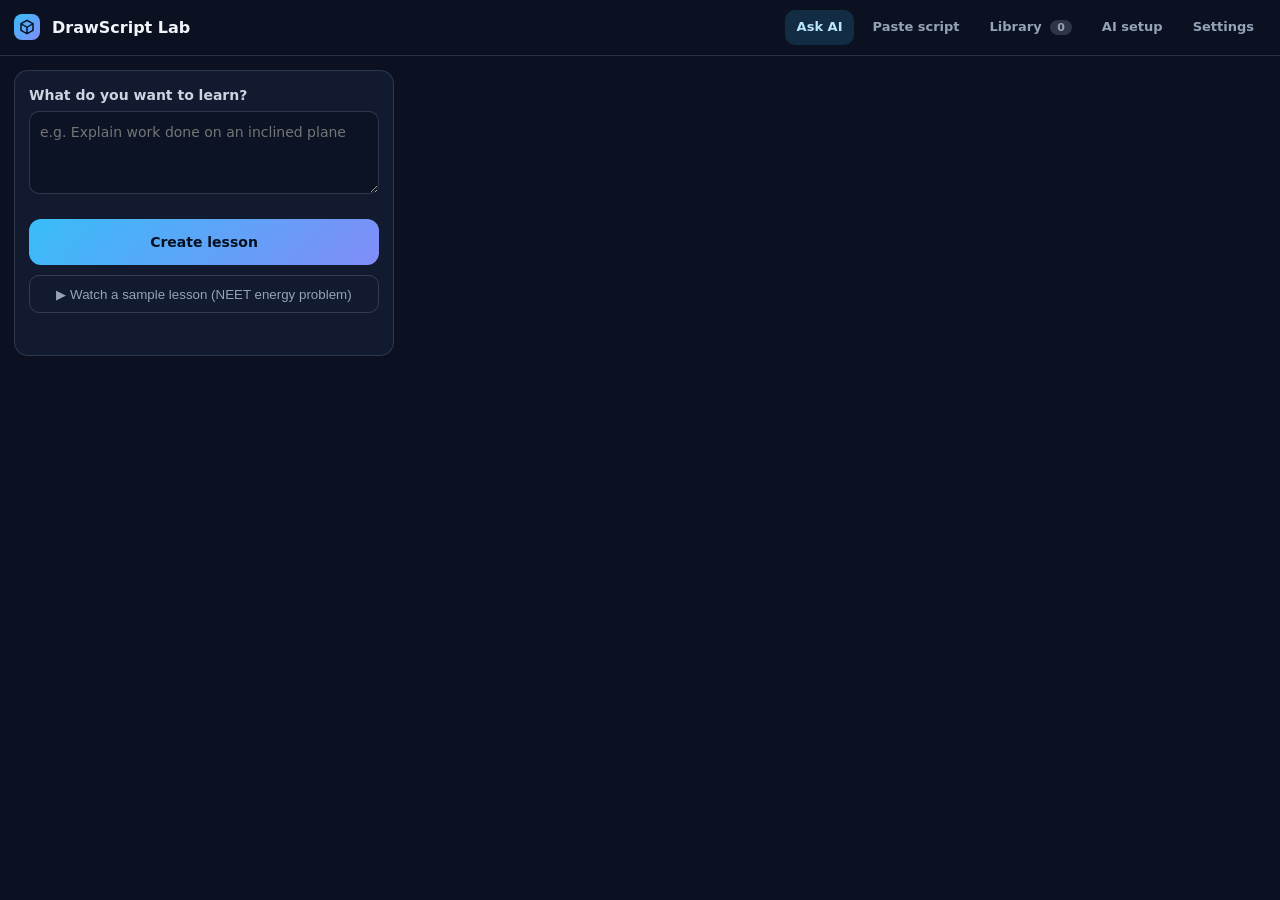
<file: extension/lab.html>
<!doctype html>
<html lang="en">
<head>
<meta charset="utf-8">
<meta name="viewport" content="width=device-width, initial-scale=1">
<title>DrawScript Lab</title>
<link rel="stylesheet" href="styles.css">
<link rel="stylesheet" href="lab.css">
</head>
<body>
<header class="lab-top">
  <span class="ds3d-logo"><svg viewBox="0 0 24 24" width="18" height="18" fill="currentColor"><path d="M12 2 3 7v10l9 5 9-5V7l-9-5zm0 2.2 6.4 3.5L12 11.2 5.6 7.7 12 4.2zM5 9.4l6 3.3v6.6l-6-3.3V9.4zm8 9.9v-6.6l6-3.3v6.6l-6 3.3z"/></svg></span>
  <h1>DrawScript Lab</h1>
  <nav>
    <button class="tab on" data-tab="ask">Ask AI</button>
    <button class="tab" data-tab="paste">Paste script</button>
    <button class="tab" data-tab="library">Library <b id="libCount">0</b></button>
    <button class="tab" data-tab="setup">AI setup</button>
    <a class="tab" href="popup.html?tab=1">Settings</a>
  </nav>
</header>
<main class="lab-main">
  <section class="lab-left">
    <div class="pane" data-pane="ask">
      <label for="q">What do you want to learn?</label>
      <textarea id="q" rows="3" placeholder="e.g. Explain work done on an inclined plane"></textarea>
      <div class="chips" id="samples"></div>
      <button id="go" class="go">Create lesson</button>
      <button id="sample" class="ghost">▶ Watch a sample lesson (NEET energy problem)</button>
      <p id="askMsg" class="hint" role="status"></p>
    </div>
    <div class="pane" data-pane="paste" hidden>
      <label for="paste">Paste a DrawScript (from ChatGPT, Claude or anywhere)</label>
      <textarea id="paste" rows="9" spellcheck="false" placeholder="Narration and \(commands\) …"></textarea>
      <button id="drawPaste" class="go">Draw it</button>
    </div>
    <div class="pane" data-pane="library" hidden>
      <div id="libList" class="lib"></div>
      <button id="libClear" class="ghost">Delete all saved lessons</button>
    </div>
    <div class="pane" data-pane="setup" hidden>
      <p class="hint">Create lessons without ChatGPT using your own free key. The key stays in this browser and is only sent to the provider you choose.</p>
      <label for="provider">Provider</label>
      <select id="provider"><option value="gemini">Google Gemini (free tier)</option><option value="openai">OpenAI</option></select>
      <label for="apiKey">API key</label>
      <input id="apiKey" type="password" autocomplete="off" spellcheck="false" placeholder="Paste key">
      <label for="model">Model (optional)</label>
      <input id="model" type="text" spellcheck="false" placeholder="gemini-2.0-flash / gpt-4o-mini">
      <p class="hint" id="keyHelp"></p>
    </div>
  </section>
  <section class="lab-right"><div id="playerHost"></div></section>
</main>
<script src="prompt.js"></script>
<script src="library.js"></script>
<script src="sample.js"></script>
<script src="engine.js"></script>
<script src="player.js"></script>
<script src="lab.js"></script>
</body>
</html>
</file>
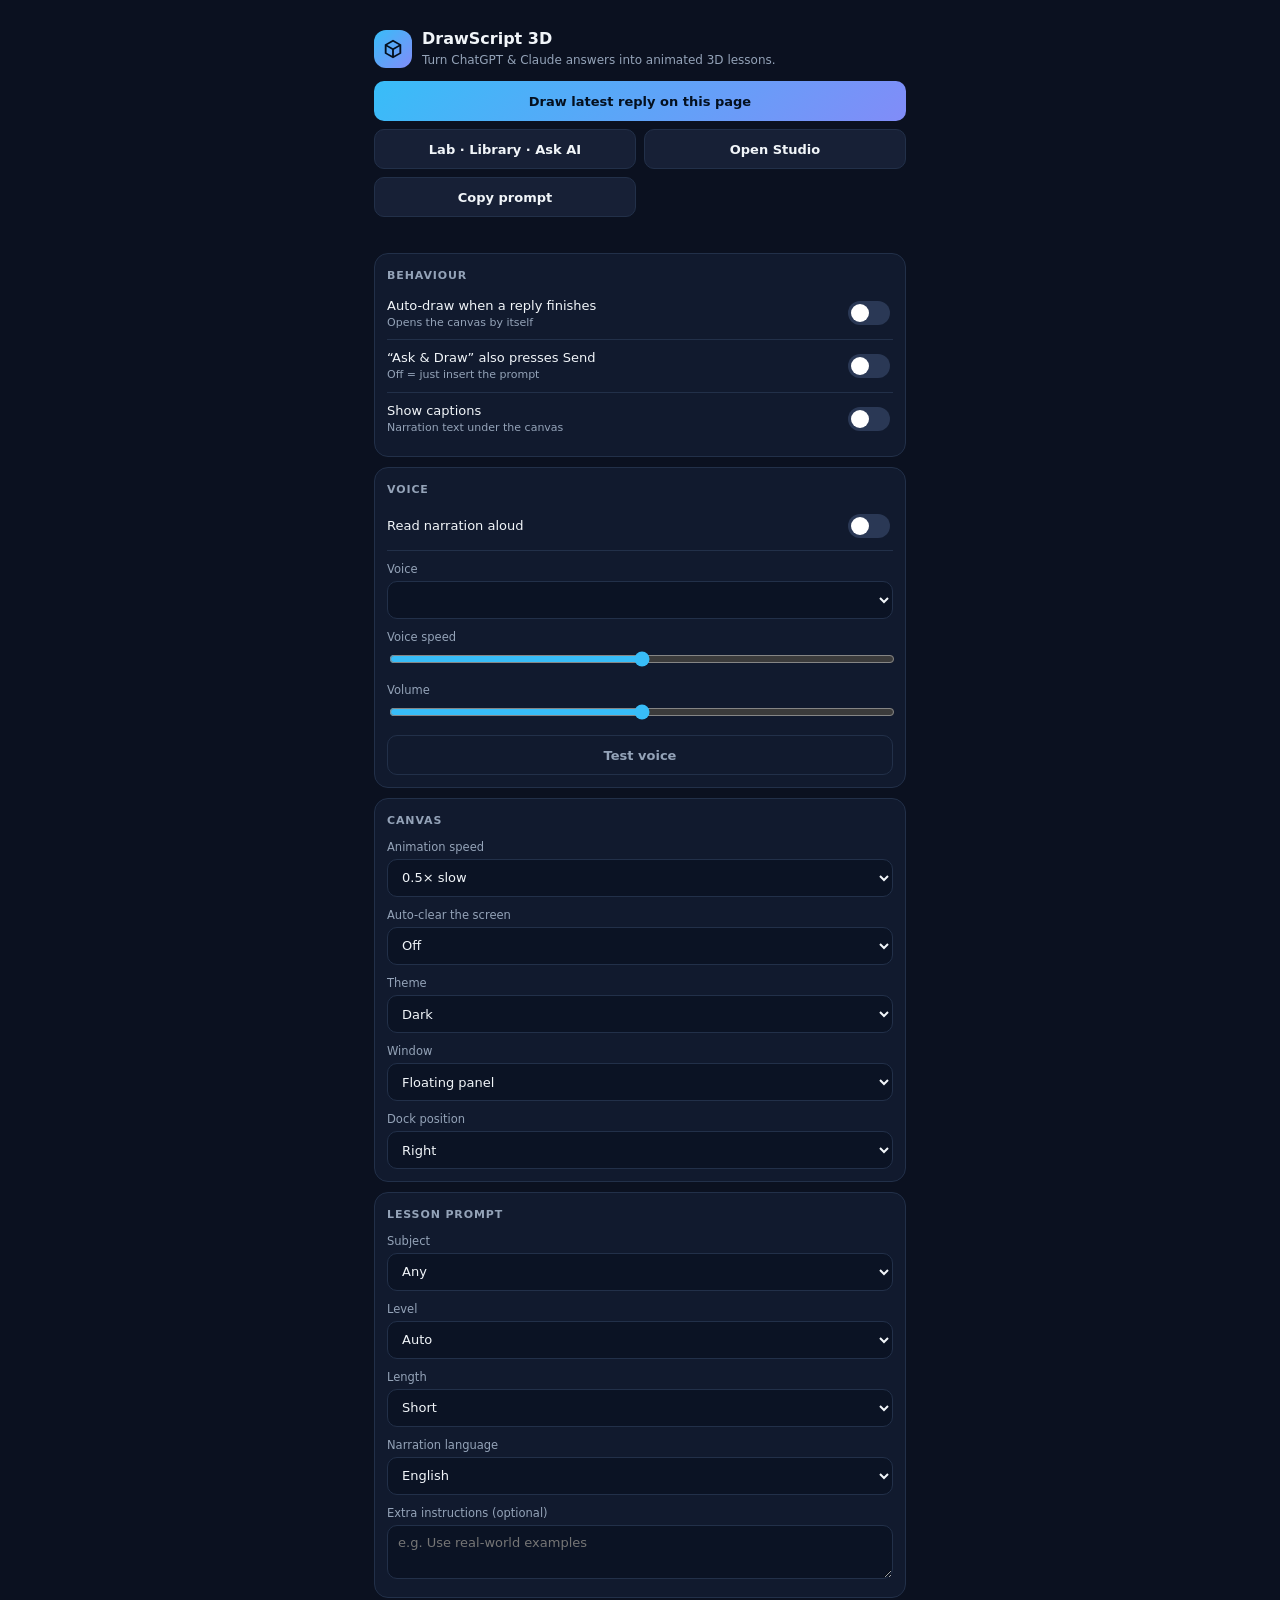
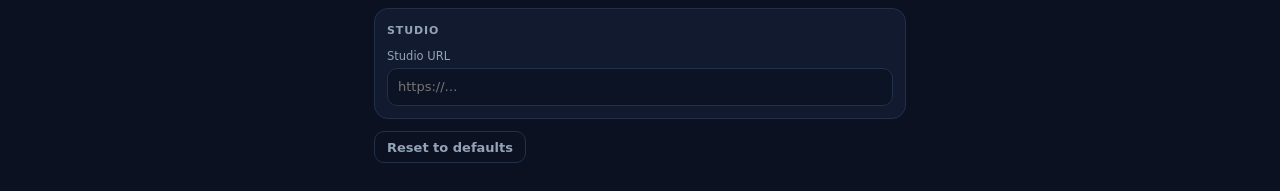
<file: extension/popup.html>
<!doctype html>
<html lang="en">
<head>
<meta charset="utf-8">
<meta name="viewport" content="width=device-width, initial-scale=1">
<title>DrawScript 3D</title>
<link rel="stylesheet" href="popup.css">
</head>
<body>
<main>
  <header>
    <span class="logo"><svg viewBox="0 0 24 24"><path d="M12 2 3 7v10l9 5 9-5V7l-9-5zm0 2.2 6.4 3.5L12 11.2 5.6 7.7 12 4.2zM5 9.4l6 3.3v6.6l-6-3.3V9.4zm8 9.9v-6.6l6-3.3v6.6l-6 3.3z"/></svg></span>
    <div><h1>DrawScript 3D</h1><p>Turn ChatGPT &amp; Claude answers into animated 3D lessons.</p></div>
  </header>

  <div class="quick">
    <button id="draw" class="pri">Draw latest reply on this page</button>
    <button id="lab">Lab · Library · Ask AI</button>
    <button id="studio">Open Studio</button>
    <button id="copyPrompt">Copy prompt</button>
  </div>
  <p id="msg" class="msg" role="status"></p>

  <section>
    <h2>Behaviour</h2>
    <label class="row"><span>Auto-draw when a reply finishes<small>Opens the canvas by itself</small></span><input type="checkbox" id="autoDraw"></label>
    <label class="row"><span>“Ask &amp; Draw” also presses Send<small>Off = just insert the prompt</small></span><input type="checkbox" id="autoSend"></label>
    <label class="row"><span>Show captions<small>Narration text under the canvas</small></span><input type="checkbox" id="captions"></label>
  </section>

  <section>
    <h2>Voice</h2>
    <label class="row"><span>Read narration aloud</span><input type="checkbox" id="ttsEnabled"></label>
    <label class="col"><span>Voice</span><select id="voiceName"></select></label>
    <label class="col"><span>Voice speed <b id="rateV"></b></span><input type="range" id="voiceRate" min="0.6" max="1.8" step="0.1"></label>
    <label class="col"><span>Volume <b id="volV"></b></span><input type="range" id="voiceVolume" min="0" max="1" step="0.05"></label>
    <button id="testVoice" class="ghost">Test voice</button>
  </section>

  <section>
    <h2>Canvas</h2>
    <label class="col"><span>Animation speed</span>
      <select id="speed"><option value="0.5">0.5× slow</option><option value="1">1× normal</option><option value="1.5">1.5×</option><option value="2">2× fast</option><option value="3">3× very fast</option></select></label>
    <label class="col"><span>Auto-clear the screen</span>
      <select id="autoClear"><option value="0">Off</option><option value="6">When 6 items are drawn</option><option value="8">When 8 items are drawn</option><option value="12">When 12 items are drawn</option></select></label>
    <label class="col"><span>Theme</span>
      <select id="theme"><option value="dark">Dark</option><option value="chalkboard">Chalkboard</option><option value="blueprint">Blueprint</option><option value="paper">Paper (light)</option></select></label>
    <label class="col"><span>Window</span>
      <select id="overlayMode"><option value="floating">Floating panel</option><option value="fullscreen">Fullscreen</option></select></label>
    <label class="col"><span>Dock position</span>
      <select id="dockSide"><option value="right">Right</option><option value="left">Left</option></select></label>
  </section>

  <section>
    <h2>Lesson prompt</h2>
    <label class="col"><span>Subject</span>
      <select id="subject"><option value="any">Any</option><option value="math">Maths</option><option value="physics">Physics</option><option value="geometry">Geometry</option><option value="stats">Statistics</option><option value="science">Science</option></select></label>
    <label class="col"><span>Level</span>
      <select id="level"><option value="auto">Auto</option><option value="beginner">Beginner</option><option value="intermediate">Intermediate</option><option value="advanced">Advanced</option></select></label>
    <label class="col"><span>Length</span>
      <select id="length"><option value="short">Short</option><option value="medium">Medium</option><option value="detailed">Detailed</option></select></label>
    <label class="col"><span>Narration language</span>
      <select id="language"><option>English</option><option>Hindi</option><option>Urdu</option><option>Spanish</option><option>French</option><option>German</option><option>Arabic</option><option>Portuguese</option><option>Chinese</option><option>Japanese</option></select></label>
    <label class="col"><span>Extra instructions (optional)</span><textarea id="extra" rows="2" placeholder="e.g. Use real-world examples"></textarea></label>
  </section>

  <section>
    <h2>Studio</h2>
    <label class="col"><span>Studio URL</span><input type="text" id="appUrl" placeholder="https://…" spellcheck="false"></label>
  </section>

  <footer><button id="reset" class="ghost">Reset to defaults</button><span id="ver"></span></footer>
</main>
<script src="prompt.js"></script>
<script src="popup.js"></script>
</body>
</html>
</file>
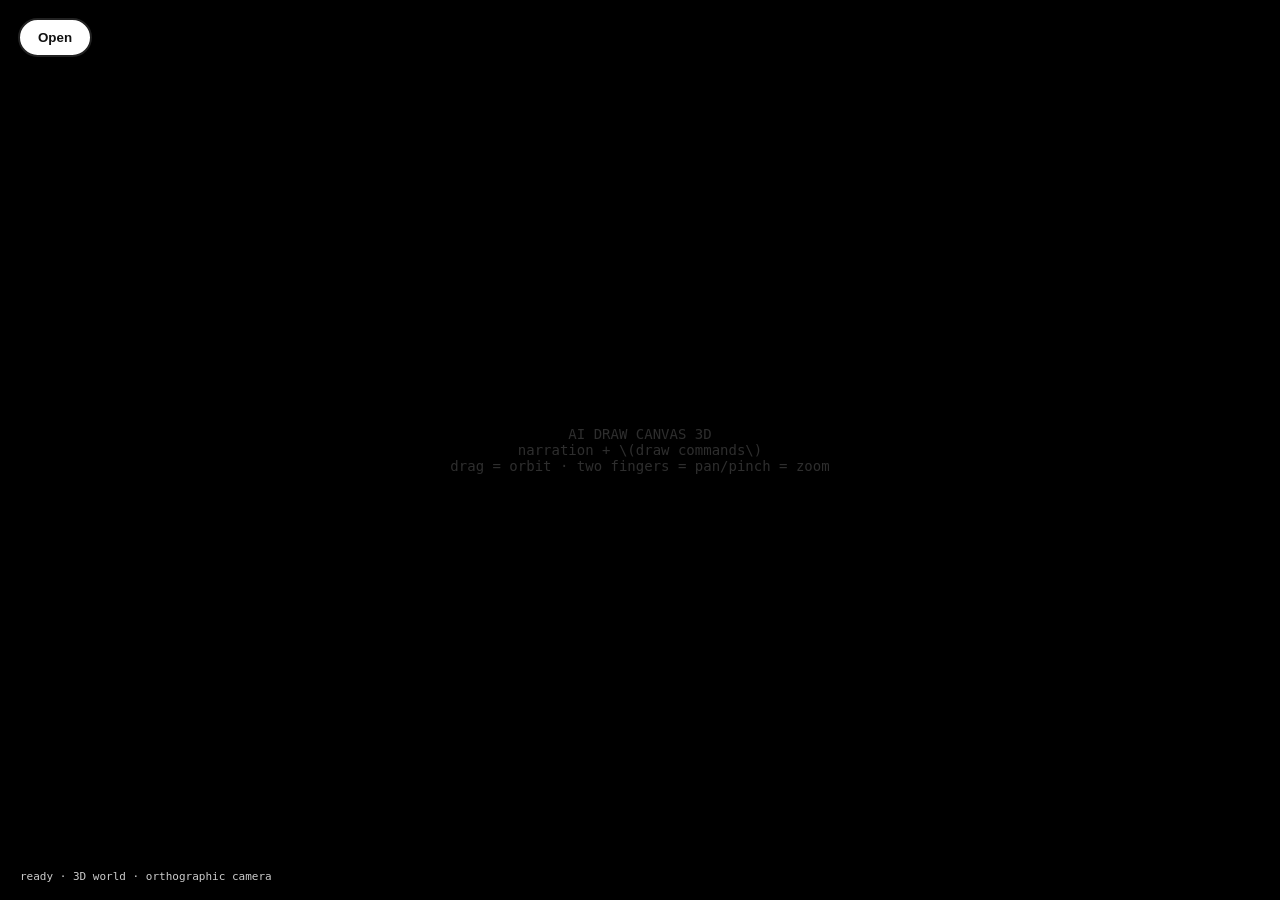
<file: public/assets/aistudio/3D_ai_draw_update_2_03eedb66.html>
<!--We added the cone and cylinder in it-->
<!doctype html>
<html lang="en">
<head>

<meta charset="utf-8">

<meta
  name="viewport"
  content="width=device-width,initial-scale=1,viewport-fit=cover"
>
<title>AI Draw Narrator 3D</title>

<style>

*{
  box-sizing:border-box;
}

html,
body{
  margin:0;
  width:100%;
  height:100%;
  overflow:hidden;
  background:#000;
}

body{
  font-family:system-ui,-apple-system,Segoe UI,Arial,sans-serif;
}


/* ============================================================
   OPEN COMPOSER
   ============================================================ */

#openComposer{
  position:fixed;
  z-index:50;

  top:18px;
  left:18px;

  padding:10px 18px;

  border:2px solid #222;
  border-radius:22px;

  background:white;
  color:#111;

  font-weight:800;
  cursor:pointer;

  box-shadow:0 6px 25px rgba(0,0,0,.18);
}

#openComposer:active{
  transform:scale(.95);
}


/* ============================================================
   CANVAS
   ============================================================ */

#canvas{
  position:fixed;
  inset:0;

  width:100vw;
  height:100vh;

  display:block;

  background:#000;

  touch-action:none;

  cursor:grab;
}

#canvas.dragging{
  cursor:grabbing;
}


/* ============================================================
   COMPOSER
   ============================================================ */

#composer{
  position:fixed;
  z-index:50;

  top:18px;
  left:5vw;
  right:5vw;

  display:flex;
  align-items:flex-end;

  gap:10px;
  padding:10px;

  background:rgba(255,255,255,.94);

  border:12px solid rgba(0,0,0,.25);
  border-radius:6px;

  box-shadow:0 6px 25px rgba(0,0,0,.18);
}

#input{
  flex:1;
  min-width:0;

  min-height:52px;
  max-height:30vh;

  resize:none;

  padding:10px 12px;

  background:white;
  color:#111;

  border:2px solid #222;
  border-radius:4px;

  outline:none;

  font:15px/1.4 monospace;
}

#send{
  height:52px;

  padding:0 20px;

  border:2px solid #222;
  border-radius:26px;

  background:white;
  color:#111;

  font-weight:800;

  cursor:pointer;
}

#send:active{
  transform:scale(.97);
}

#minimizeComposer{
  height:52px;
  width:52px;

  flex:none;

  border:2px solid #222;
  border-radius:50%;

  background:white;
  color:#111;

  font-size:20px;
  font-weight:800;

  cursor:pointer;
}

#minimizeComposer:active{
  transform:scale(.95);
}


/* ============================================================
   HINT
   ============================================================ */

#hint{
  position:fixed;

  z-index:2;

  left:50%;
  top:50%;

  transform:translate(-50%,-50%);

  color:rgba(255,255,255,.18);

  font:14px monospace;

  text-align:center;

  pointer-events:none;
}


/* ============================================================
   STATUS
   ============================================================ */

#status{
  position:fixed;

  z-index:60;

  left:12px;
  bottom:12px;

  max-width:calc(100vw - 24px);

  padding:5px 8px;

  border-radius:7px;

  background:rgba(0,0,0,.65);

  color:white;

  font:11px monospace;

  pointer-events:none;

  opacity:.8;
}


/* ============================================================
   STOP
   ============================================================ */

#stop{
  position:fixed;

  z-index:60;

  right:14px;
  bottom:14px;

  display:none;

  width:44px;
  height:44px;

  border:0;
  border-radius:50%;

  background:rgba(0,0,0,.75);

  color:white;

  font-size:16px;

  cursor:pointer;
}


/* ============================================================
   CAMERA INDICATOR
   ============================================================ */

#cameraIndicator{
  position:fixed;

  z-index:40;

  width:34px;
  height:34px;

  margin-left:-17px;
  margin-top:-17px;

  border:2px solid rgba(255,255,255,.8);
  border-radius:50%;

  box-shadow:
    0 0 0 1px rgba(0,0,0,.5),
    0 0 15px rgba(255,255,255,.3);

  pointer-events:none;

  display:none;
}

</style>
</head>


<body>


<canvas id="canvas"></canvas>


<div id="hint">
  AI DRAW CANVAS 3D<br>
  narration + \(draw commands\)<br>
  drag = orbit · two fingers = pan/pinch = zoom
</div>


<button id="openComposer">
  Open
</button>


<div id="composer">

  <textarea
    id="input"
    rows="2"
    spellcheck="false"
    placeholder='Example: "Let us draw the base \(line 150 400 0 450 400 0 blue 1.2x width=4)"'
  ></textarea>

  <button id="send">
    SEND
  </button>

  <button id="minimizeComposer">
    X
  </button>

</div>


<button id="stop">
  ■
</button>


<div id="cameraIndicator"></div>


<div id="status">
  ready · 3D world · orthographic camera
</div>


<script>

"use strict";


/* ============================================================
   DOM
   ============================================================ */

const canvas =
  document.getElementById("canvas");

const ctx =
  canvas.getContext("2d");

const input =
  document.getElementById("input");

const send =
  document.getElementById("send");

const stopButton =
  document.getElementById("stop");

const hint =
  document.getElementById("hint");

const status =
  document.getElementById("status");

const composer =
  document.getElementById("composer");

const openComposer =
  document.getElementById("openComposer");

const minimizeComposer =
  document.getElementById("minimizeComposer");

const cameraIndicator =
  document.getElementById("cameraIndicator");


/* ============================================================
   COMPOSER
   ============================================================ */

composer.style.display = "none";


openComposer.addEventListener(
  "click",
  () => {

    composer.style.display = "flex";

    openComposer.style.display = "none";

    input.focus();

  }
);


minimizeComposer.addEventListener(
  "click",
  () => {

    composer.style.display = "none";

    openComposer.style.display = "block";

  }
);


/* ============================================================
   CANVAS SIZE
   ============================================================ */

let WIDTH =
  window.innerWidth;

let HEIGHT =
  window.innerHeight;

let DPR =
  Math.max(
    1,
    window.devicePixelRatio || 1
  );


/* ============================================================
   3D WORLD
   ============================================================ */

const scene = [];


/* ============================================================
   CAMERA
   ============================================================ */

const camera = {

  yaw:0,

  pitch:0,

  roll:0,

  zoom:1,

  target:{
    x:WIDTH/2,
    y:HEIGHT/2,
    z:0
  }

};


const MIN_ZOOM = 0.05;
const MAX_ZOOM = 20;

const MIN_PITCH =
  -Math.PI/2 + .03;

const MAX_PITCH =
   Math.PI/2 - .03;


/* ============================================================
   ANIMATION STATE
   ============================================================ */

let stopped = false;


/* ============================================================
   RESIZE
   ============================================================ */

function resizeCanvas(){

  const oldWidth =
    WIDTH;

  const oldHeight =
    HEIGHT;


  WIDTH =
    window.innerWidth;

  HEIGHT =
    window.innerHeight;


  DPR =
    Math.max(
      1,
      window.devicePixelRatio || 1
    );


  canvas.width =
    Math.round(
      WIDTH * DPR
    );

  canvas.height =
    Math.round(
      HEIGHT * DPR
    );


  canvas.style.width =
    WIDTH + "px";

  canvas.style.height =
    HEIGHT + "px";


  ctx.setTransform(
    DPR,
    0,
    0,
    DPR,
    0,
    0
  );


  ctx.lineCap =
    "round";

  ctx.lineJoin =
    "round";


  camera.target.x +=
    (WIDTH-oldWidth)/2;

  camera.target.y +=
    (HEIGHT-oldHeight)/2;


  renderScene();

}


window.addEventListener(
  "resize",
  resizeCanvas
);


resizeCanvas();


/* ============================================================
   BASIC UTILITIES
   ============================================================ */

function sleep(ms){

  return new Promise(
    resolve =>
      setTimeout(
        resolve,
        ms
      )
  );

}


function clamp(
  value,
  min,
  max
){

  return Math.max(
    min,
    Math.min(
      max,
      value
    )
  );

}


function number(
  value,
  fallback=0
){

  const n =
    Number(value);

  return Number.isFinite(n)
    ? n
    : fallback;

}


function stripQuotes(value){

  if(
    typeof value !== "string"
  ){

    return value;

  }


  if(
    value.length >= 2 &&
    (
      (
        value.startsWith('"') &&
        value.endsWith('"')
      )
      ||
      (
        value.startsWith("'") &&
        value.endsWith("'")
      )
    )
  ){

    return value.slice(
      1,
      -1
    );

  }


  return value;

}


function isNumberToken(value){

  return Number.isFinite(
    Number(value)
  );

}


/* ============================================================
   VECTOR
   ============================================================ */

function point3(
  x,
  y,
  z=0
){

  return {
    x:number(x),
    y:number(y),
    z:number(z)
  };

}


/* ============================================================
   TOKENIZER
   ============================================================ */

function tokenize(command){

  const tokens = [];

  let current = "";

  let quote = null;

  let escaped = false;


  for(
    const ch of
    String(command).trim()
  ){

    if(escaped){

      current += ch;

      escaped = false;

      continue;

    }


    if(ch === "\\"){

      escaped = true;

      current += ch;

      continue;

    }


    if(quote){

      current += ch;

      if(ch === quote){

        quote = null;

      }

      continue;

    }


    if(
      ch === '"' ||
      ch === "'"
    ){

      quote = ch;

      current += ch;

      continue;

    }


    if(/\s/.test(ch)){

      if(current){

        tokens.push(
          current
        );

        current = "";

      }

      continue;

    }


    current += ch;

  }


  if(current){

    tokens.push(
      current
    );

  }


  return tokens;

}


/* ============================================================
   COMMAND PARSER
   ============================================================ */

function parseCommand(raw){

  const tokens =
    tokenize(raw);


  if(!tokens.length){

    return null;

  }


  return {

    name:
      tokens[0].toLowerCase(),

    args:
      tokens.slice(1)

  };

}


/* ============================================================
   COLORS
   ============================================================ */

const COLORS =
/^(red|green|blue|yellow|orange|purple|pink|white|black|cyan|magenta|lime|gold|gray|grey|brown|navy|teal|aqua|maroon|silver)$/i;


function isColor(value){

  if(
    typeof value !== "string"
  ){

    return false;

  }


  return (
    COLORS.test(value)
    ||
    /^#[0-9a-f]{3,8}$/i.test(value)
    ||
    /^(rgb|rgba|hsl|hsla)\(/i.test(value)
  );

}


function isSpeed(value){

  return /^\d+(?:\.\d+)?x$/i.test(
    String(value)
  );

}


function isFont(value){

  return /^\d+(?:\.\d+)?(?:px|pt|em|rem|%|vw|vh)(?:\s+.+)?$/i.test(
    String(value)
  );

}


/* ============================================================
   DURATION
   ============================================================ */

function parseDuration(
  value,
  fallback=1
){

  if(value == null){

    return fallback;

  }


  const s =
    String(value)
      .trim()
      .toLowerCase();


  const n =
    parseFloat(s);


  if(
    !Number.isFinite(n)
  ){

    return fallback;

  }


  if(
    s.endsWith("ms")
  ){

    return n/1000;

  }


  return n;

}


/* ============================================================
   STYLE
   ============================================================ */

function createStyle(args){

  let color = "#fff";

  let speed = 1;

  let width = 4;

  let glow = 0;

  let glowColor = null;

  let opacity = 1;

  let fill = null;

  let dash = [];

  let cap = "round";

  let join = "round";

  let duration = null;

  let ease = "linear";


  for(
    const rawToken of args
  ){

    const token =
      String(rawToken);


    if(
      isColor(token)
    ){

      color = token;

      continue;

    }


    if(
      isSpeed(token)
    ){

      speed =
        Math.max(
          .05,
          number(
            token.slice(
              0,
              -1
            ),
            1
          )
        );

      continue;

    }


    if(
      token.startsWith(
        "color="
      )
    ){

      color =
        stripQuotes(
          token.slice(6)
        );

      continue;

    }


    if(
      token.startsWith(
        "width="
      )
    ){

      width =
        number(
          token.slice(6),
          4
        );

      continue;

    }


    if(
      token.startsWith(
        "w="
      )
    ){

      width =
        number(
          token.slice(2),
          4
        );

      continue;

    }


    if(
      token.startsWith(
        "glow="
      )
    ){

      glow =
        number(
          token.slice(5),
          0
        );

      continue;

    }


    if(
      token.startsWith(
        "glowcolor="
      )
    ){

      glowColor =
        stripQuotes(
          token.slice(10)
        );

      continue;

    }


    if(
      token.startsWith(
        "opacity="
      )
    ){

      opacity =
        clamp(
          number(
            token.slice(8),
            1
          ),
          0,
          1
        );

      continue;

    }


    if(
      token.startsWith(
        "alpha="
      )
    ){

      opacity =
        clamp(
          number(
            token.slice(6),
            1
          ),
          0,
          1
        );

      continue;

    }


    if(
      token.startsWith(
        "fill="
      )
    ){

      fill =
        stripQuotes(
          token.slice(5)
        );

      continue;

    }


    if(
      token.startsWith(
        "dash="
      )
    ){

      dash =
        token
          .slice(5)
          .split(",")
          .map(Number)
          .filter(
            Number.isFinite
          );

      continue;

    }


    if(
      token.startsWith(
        "cap="
      )
    ){

      cap =
        token.slice(4);

      continue;

    }


    if(
      token.startsWith(
        "join="
      )
    ){

      join =
        token.slice(5);

      continue;

    }


    if(
      token.startsWith(
        "duration="
      )
    ){

      duration =
        parseDuration(
          token.slice(9),
          1
        );

      continue;

    }


    if(
      token.startsWith(
        "speed="
      )
    ){

      speed =
        Math.max(
          .05,
          number(
            token.slice(6),
            1
          )
        );

      continue;

    }


    if(
      token.startsWith(
        "ease="
      )
    ){

      ease =
        token.slice(5);

      continue;

    }

  }


  return {

    color,

    speed,

    width,

    glow,

    glowColor:
      glowColor || color,

    opacity,

    fill,

    dash,

    cap,

    join,

    duration,

    ease

  };

}


/* ============================================================
   STYLE APPLY
   ============================================================ */

function applyStyle(style){

  ctx.strokeStyle =
    style.color;

  ctx.fillStyle =
    style.fill ||
    style.color;

  ctx.globalAlpha =
    style.opacity;

  ctx.lineWidth =
    style.width *
    camera.zoom;

  ctx.lineCap =
    style.cap;

  ctx.lineJoin =
    style.join;

  ctx.setLineDash(
    style.dash.map(
      value =>
        value *
        camera.zoom
    )
  );

  ctx.shadowBlur =
    style.glow *
    camera.zoom;

  ctx.shadowColor =
    style.glowColor;

}


function resetStyle(){

  ctx.globalAlpha = 1;

  ctx.shadowBlur = 0;

  ctx.shadowColor =
    "transparent";

  ctx.setLineDash([]);

}


/* ============================================================
   CAMERA ROTATION
   ============================================================ */

function worldToCamera(p){

  const dx =
    p.x -
    camera.target.x;

  const dy =
    p.y -
    camera.target.y;

  const dz =
    p.z -
    camera.target.z;


  const cy =
    Math.cos(
      camera.yaw
    );

  const sy =
    Math.sin(
      camera.yaw
    );


  const x1 =
    cy * dx -
    sy * dz;

  const z1 =
    sy * dx +
    cy * dz;


  const cp =
    Math.cos(
      camera.pitch
    );

  const sp =
    Math.sin(
      camera.pitch
    );


  const y2 =
    cp * dy -
    sp * z1;

  const z2 =
    sp * dy +
    cp * z1;


  const cr =
    Math.cos(
      camera.roll
    );

  const sr =
    Math.sin(
      camera.roll
    );


  const x3 =
    cr * x1 -
    sr * y2;

  const y3 =
    sr * x1 +
    cr * y2;


  return {

    x:x3,

    y:y3,

    z:z2

  };

}


/* ============================================================
   3D → 2D PROJECTION
   ============================================================ */

function project(p){

  const c =
    worldToCamera(p);


  return {

    x:
      WIDTH/2 +
      c.x *
      camera.zoom,

    y:
      HEIGHT/2 +
      c.y *
      camera.zoom,

    depth:
      c.z

  };

}


/* ============================================================
   PROJECT MULTIPLE POINTS
   ============================================================ */

function projectedPoints(
  points
){

  return points.map(
    project
  );

}


/* ============================================================
   DRAW PROJECTED PATH
   ============================================================ */

function drawProjectedPath(
  points,
  progress,
  closed,
  style
){

  if(
    points.length < 2
  ){

    return;

  }


  const projected =
    projectedPoints(
      points
    );


  const segments =
    points.length - 1;


  const position =
    clamp(
      progress,
      0,
      1
    ) *
    segments;


  const whole =
    Math.floor(
      position
    );


  const fraction =
    position -
    whole;


  ctx.beginPath();


  ctx.moveTo(
    projected[0].x,
    projected[0].y
  );


  for(
    let i=1;
    i<=whole &&
    i<projected.length;
    i++
  ){

    ctx.lineTo(
      projected[i].x,
      projected[i].y
    );

  }


  if(
    whole < segments
  ){

    const a =
      projected[whole];

    const b =
      projected[
        whole + 1
      ];


    ctx.lineTo(

      a.x +
      (b.x-a.x) *
      fraction,

      a.y +
      (b.y-a.y) *
      fraction

    );

  }


  if(
    closed &&
    progress >= 1
  ){

    ctx.closePath();

  }


  applyStyle(style);

  ctx.stroke();


  if(
    closed &&
    style.fill &&
    progress >= 1
  ){

    ctx.fill();

  }


  resetStyle();

}


/* ============================================================
   ANIMATION
   ============================================================ */

function easing(
  progress,
  type
){

  progress =
    clamp(
      progress,
      0,
      1
    );


  if(type === "ease"){

    return progress *
      progress *
      (3 - 2 * progress);

  }


  if(type === "in"){

    return progress *
      progress;

  }


  if(type === "out"){

    return 1 -
      (1-progress) *
      (1-progress);

  }


  return progress;

}


function animationTime(
  style,
  normalSeconds
){

  const base =
    style.duration != null
      ? style.duration
      : normalSeconds;


  return Math.max(
    20,
    (
      base /
      style.speed
    ) *
    1000
  );

}


/* ============================================================
   SCENE RENDER
   ============================================================ */

function renderScene(){

  ctx.setTransform(
    DPR,
    0,
    0,
    DPR,
    0,
    0
  );


  ctx.clearRect(
    0,
    0,
    WIDTH,
    HEIGHT
  );


  const objects =
    scene
      .slice()
      .sort(
        (a,b) =>
          objectDepth(a) -
          objectDepth(b)
      );


  for(
    const object of objects
  ){

    renderObject(
      object
    );

  }


  resetStyle();

}


/* ============================================================
   OBJECT DEPTH
   ============================================================ */

function objectDepth(object){

  if(
    object.type === "point" ||
    object.type === "text"
  ){

    return project(
      object.position
    ).depth;

  }


  if(
    object.points &&
    object.points.length
  ){

    let total = 0;

    for(
      const p of object.points
    ){

      total +=
        project(p).depth;

    }

    return total /
      object.points.length;

  }


  if(
    object.center
  ){

    return project(
      object.center
    ).depth;

  }


  /*
     Cylinder and cone use their
     complete point set for depth.
  */

  if(
    object.type === "cylinder" ||
    object.type === "cone"
  ){

    if(
      object.geometryPoints &&
      object.geometryPoints.length
    ){

      let total = 0;

      for(
        const p of object.geometryPoints
      ){

        total +=
          project(p).depth;

      }

      return total /
        object.geometryPoints.length;

    }

  }


  return 0;

}


/* ============================================================
   RENDER OBJECT
   ============================================================ */

function renderObject(object){

  const progress =
    object.progress == null
      ? 1
      : object.progress;


  if(
    object.type === "line"
  ){

    drawProjectedPath(
      object.points,
      progress,
      false,
      object.style
    );

    return;

  }


  if(
    object.type === "path"
  ){

    drawProjectedPath(
      object.points,
      progress,
      object.closed,
      object.style
    );

    return;

  }


  if(
    object.type === "point"
  ){

    const p =
      project(
        object.position
      );


    applyStyle(
      object.style
    );


    ctx.beginPath();

    ctx.arc(
      p.x,
      p.y,
      object.radius *
      progress *
      camera.zoom,
      0,
      Math.PI*2
    );

    ctx.fill();

    resetStyle();

    return;

  }


  if(
    object.type === "curve"
  ){

    drawProjectedPath(
      object.samples,
      progress,
      false,
      object.style
    );

    return;

  }


  if(
    object.type === "circle"
  ){

    renderEllipseObject(
      object,
      progress
    );

    return;

  }


  if(
    object.type === "ellipse"
  ){

    renderEllipseObject(
      object,
      progress
    );

    return;

  }


  if(
    object.type === "arc"
  ){

    renderEllipseObject(
      object,
      progress
    );

    return;

  }


  if(
    object.type === "cylinder"
  ){

    renderCylinder(
      object,
      progress
    );

    return;

  }


  if(
    object.type === "cone"
  ){

    renderCone(
      object,
      progress
    );

    return;

  }


  if(
    object.type === "text"
  ){

    const p =
      project(
        object.position
      );


    ctx.save();


    ctx.globalAlpha =
      object.opacity *
      progress;

    ctx.fillStyle =
      object.color;

    ctx.font =
      scaleFont(
        object.font
      );

    ctx.textAlign =
      object.align;

    ctx.textBaseline =
      object.baseline;

    ctx.shadowBlur =
      object.glow *
      camera.zoom;

    ctx.shadowColor =
      object.color;


    ctx.fillText(
      object.text,
      p.x,
      p.y
    );


    ctx.restore();

    return;

  }


  if(
    object.type === "highlight"
  ){

    const p =
      project(
        object.center
      );


    ctx.save();

    ctx.globalAlpha =
      object.style.opacity *
      .35 *
      progress;

    ctx.strokeStyle =
      object.style.color;

    ctx.lineWidth =
      object.style.width *
      camera.zoom;

    ctx.shadowBlur =
      object.style.glow *
      camera.zoom;

    ctx.shadowColor =
      object.style.glowColor;


    ctx.beginPath();

    ctx.arc(
      p.x,
      p.y,
      object.radius *
      camera.zoom,
      0,
      Math.PI*2
    );

    ctx.stroke();

    ctx.restore();

    return;

  }


  if(
    object.type === "grid"
  ){

    renderGrid(
      object,
      progress
    );

    return;

  }


  if(
    object.type === "cross"
  ){

    renderCross(
      object,
      progress
    );

    return;

  }


  if(
    object.type === "bracket"
  ){

    renderBracket(
      object,
      progress
    );

    return;

  }


  if(
    object.type === "image"
  ){

    renderImage(
      object,
      progress
    );

  }

}


/* ============================================================
   FONT SCALING
   ============================================================ */

function scaleFont(font){

  return String(font)
    .replace(
      /(\d+(?:\.\d+)?)px/g,
      (
        match,
        value
      ) =>
        (
          Number(value) *
          camera.zoom
        ) + "px"
    );

}


/* ============================================================
   PLANAR ELLIPSE GENERATOR
   ============================================================ */

function ellipseSamples(
  center,
  rx,
  ry,
  plane,
  start,
  end,
  count
){

  const points = [];


  for(
    let i=0;
    i<=count;
    i++
  ){

    const t =
      start +
      (
        end-start
      ) *
      (
        i/count
      );


    const c =
      Math.cos(t);

    const s =
      Math.sin(t);


    if(
      plane === "xz"
    ){

      points.push({
        x:
          center.x +
          rx*c,

        y:
          center.y,

        z:
          center.z +
          ry*s

      });

    }
    else if(
      plane === "yz"
    ){

      points.push({
        x:
          center.x,

        y:
          center.y +
          rx*c,

        z:
          center.z +
          ry*s

      });

    }
    else{

      points.push({
        x:
          center.x +
          rx*c,

        y:
          center.y +
          ry*s,

        z:
          center.z

      });

    }

  }


  return points;

}


/* ============================================================
   RENDER ELLIPSE / CIRCLE / ARC
   ============================================================ */

function renderEllipseObject(
  object,
  progress
){

  const end =
    object.start +
    (
      object.end -
      object.start
    ) *
    progress;


  const points =
    ellipseSamples(
      object.center,
      object.rx,
      object.ry,
      object.plane,
      object.start,
      end,
      120
    );


  drawProjectedPath(
    points,
    1,
    object.closed,
    object.style
  );

}


/* ============================================================
   CYLINDER GEOMETRY
   ============================================================ */

/*
   Cylinder axis = world Y.

   x/z form the circular cross-section.

   The cylinder is represented by:

   - bottom circular ring
   - top circular ring
   - many curved side strips

   The side surface is approximated with many
   narrow quadrilateral strips. This makes the
   curved surface visible instead of only drawing
   two straight connecting lines.
*/

function cylinderGeometry(
  center,
  radius,
  height,
  segments=72
){

  const bottom = [];
  const top = [];
  const sideFaces = [];


  for(
    let i=0;
    i<segments;
    i++
  ){

    const t =
      (
        i /
        segments
      ) *
      Math.PI*2;


    const x =
      center.x +
      radius *
      Math.cos(t);

    const z =
      center.z +
      radius *
      Math.sin(t);


    bottom.push(
      point3(
        x,
        center.y,
        z
      )
    );


    top.push(
      point3(
        x,
        center.y-height,
        z
      )
    );

  }


  for(
    let i=0;
    i<segments;
    i++
  ){

    const next =
      (
        i+1
      ) %
      segments;


    sideFaces.push([

      bottom[i],
      bottom[next],
      top[next],
      top[i]

    ]);

  }


  return {

    bottom,
    top,
    sideFaces

  };

}


/* ============================================================
   RENDER CYLINDER
   ============================================================ */

function renderCylinder(
  object,
  progress
){

  const geometry =
    object.geometry;


  const visibleSegments =
    Math.max(
      1,
      Math.ceil(
        geometry.sideFaces.length *
        progress
      )
    );


  /*
     Side surface.

     Each narrow quad is individually
     projected. Because the camera can orbit,
     this produces a convincing curved wall.
  */

  for(
    let i=0;
    i<visibleSegments &&
    i<geometry.sideFaces.length;
    i++
  ){

    const face =
      geometry.sideFaces[i];


    const projected =
      projectedPoints(
        face
      );


    if(
      projected.length < 4
    ){

      continue;

    }


    ctx.beginPath();

    ctx.moveTo(
      projected[0].x,
      projected[0].y
    );

    ctx.lineTo(
      projected[1].x,
      projected[1].y
    );

    ctx.lineTo(
      projected[2].x,
      projected[2].y
    );

    ctx.lineTo(
      projected[3].x,
      projected[3].y
    );

    ctx.closePath();


    applyStyle(
      object.style
    );


    /*
       A filled side surface is the main
       thing that makes the cylinder look
       cylindrical.

       We use the requested fill when present,
       otherwise the normal stroke color.
    */

    if(object.style.fill){

      ctx.fill();

    }


    ctx.stroke();

    resetStyle();

  }


  if(progress >= 1){

    /*
       Draw bottom and top circular rims.
    */

    drawProjectedPath(
      [
        ...geometry.bottom,
        geometry.bottom[0]
      ],
      1,
      false,
      object.style
    );


    drawProjectedPath(
      [
        ...geometry.top,
        geometry.top[0]
      ],
      1,
      false,
      object.style
    );


    /*
       Fill the end faces if requested.
    */

    if(object.style.fill){

      const bottomProjected =
        projectedPoints(
          geometry.bottom
        );

      const topProjected =
        projectedPoints(
          geometry.top
        );


      ctx.save();

      applyStyle(
        object.style
      );


      ctx.beginPath();

      ctx.moveTo(
        bottomProjected[0].x,
        bottomProjected[0].y
      );

      for(
        let i=1;
        i<bottomProjected.length;
        i++
      ){

        ctx.lineTo(
          bottomProjected[i].x,
          bottomProjected[i].y
        );

      }

      ctx.closePath();

      ctx.fill();


      ctx.beginPath();

      ctx.moveTo(
        topProjected[0].x,
        topProjected[0].y
      );

      for(
        let i=1;
        i<topProjected.length;
        i++
      ){

        ctx.lineTo(
          topProjected[i].x,
          topProjected[i].y
        );

      }

      ctx.closePath();

      ctx.fill();


      ctx.restore();

    }

  }

}


/* ============================================================
   CONE GEOMETRY
   ============================================================ */

/*
   Cone axis = world Y.

   The circular base is at y.

   The apex is at:

       y - height

   The side surface is made from many
   triangular strips, giving the cone
   a genuinely curved circular base and
   a smooth-looking side.
*/

function coneGeometry(
  center,
  radius,
  height,
  segments=72
){

  const base = [];

  const sideFaces = [];


  const apex =
    point3(
      center.x,
      center.y-height,
      center.z
    );


  for(
    let i=0;
    i<segments;
    i++
  ){

    const t =
      (
        i /
        segments
      ) *
      Math.PI*2;


    base.push(
      point3(
        center.x +
          radius *
          Math.cos(t),

        center.y,

        center.z +
          radius *
          Math.sin(t)
      )
    );

  }


  for(
    let i=0;
    i<segments;
    i++
  ){

    const next =
      (
        i+1
      ) %
      segments;


    sideFaces.push([

      base[i],
      base[next],
      apex

    ]);

  }


  return {

    base,

    apex,

    sideFaces

  };

}


/* ============================================================
   RENDER CONE
   ============================================================ */

function renderCone(
  object,
  progress
){

  const geometry =
    object.geometry;


  const visibleSegments =
    Math.max(
      1,
      Math.ceil(
        geometry.sideFaces.length *
        progress
      )
    );


  /*
     Draw the many triangular surface
     strips. From an orbiting camera they
     combine into a smooth cone surface.
  */

  for(
    let i=0;
    i<visibleSegments &&
    i<geometry.sideFaces.length;
    i++
  ){

    const face =
      geometry.sideFaces[i];


    const projected =
      projectedPoints(
        face
      );


    ctx.beginPath();

    ctx.moveTo(
      projected[0].x,
      projected[0].y
    );

    ctx.lineTo(
      projected[1].x,
      projected[1].y
    );

    ctx.lineTo(
      projected[2].x,
      projected[2].y
    );

    ctx.closePath();


    applyStyle(
      object.style
    );


    if(object.style.fill){

      ctx.fill();

    }


    ctx.stroke();

    resetStyle();

  }


  if(progress >= 1){

    /*
       Circular base.
    */

    drawProjectedPath(
      [
        ...geometry.base,
        geometry.base[0]
      ],
      1,
      false,
      object.style
    );


    /*
       Fill the base if requested.
    */

    if(object.style.fill){

      const projected =
        projectedPoints(
          geometry.base
        );


      ctx.save();

      applyStyle(
        object.style
      );


      ctx.beginPath();

      ctx.moveTo(
        projected[0].x,
        projected[0].y
      );

      for(
        let i=1;
        i<projected.length;
        i++
      ){

        ctx.lineTo(
          projected[i].x,
          projected[i].y
        );

      }

      ctx.closePath();

      ctx.fill();

      ctx.restore();

    }

  }

}


/* ============================================================
   RENDER CROSS
   ============================================================ */

function renderCross(
  object,
  progress
){

  const r =
    object.radius *
    progress;


  drawProjectedPath(
    [
      {
        x:
          object.center.x-r,
        y:
          object.center.y,
        z:
          object.center.z
      },
      {
        x:
          object.center.x+r,
        y:
          object.center.y,
        z:
          object.center.z
      }
    ],
    1,
    false,
    object.style
  );


  drawProjectedPath(
    [
      {
        x:
          object.center.x,
        y:
          object.center.y-r,
        z:
          object.center.z
      },
      {
        x:
          object.center.x,
        y:
          object.center.y+r,
        z:
          object.center.z
      }
    ],
    1,
    false,
    object.style
  );

}


/* ============================================================
   RENDER BRACKET
   ============================================================ */

function renderBracket(
  object,
  progress
){

  const w =
    object.width *
    progress;


  drawProjectedPath(
    [
      {
        x:
          object.x,
        y:
          object.y,
        z:
          object.z
      },

      {
        x:
          object.x+w,
        y:
          object.y,
        z:
          object.z
      },

      {
        x:
          object.x+w,
        y:
          object.y+
          object.height,
        z:
          object.z
      },

      {
        x:
          object.x,
        y:
          object.y+
          object.height,
        z:
          object.z
      }
    ],
    1,
    false,
    object.style
  );

}


/* ============================================================
   RENDER GRID
   ============================================================ */

function renderGrid(
  object,
  progress
){

  const lines = [];


  for(
    let i=0;
    i<=object.cols;
    i++
  ){

    lines.push({

      points:[
        {
          x:
            object.x+
            i*object.cell,

          y:
            object.y,

          z:
            object.z
        },

        {
          x:
            object.x+
            i*object.cell,

          y:
            object.y+
            object.rows*object.cell,

          z:
            object.z
        }
      ]

    });

  }


  for(
    let j=0;
    j<=object.rows;
    j++
  ){

    lines.push({

      points:[
        {
          x:
            object.x,

          y:
            object.y+
            j*object.cell,

          z:
            object.z
        },

        {
          x:
            object.x+
            object.cols*object.cell,

          y:
            object.y+
            j*object.cell,

          z:
            object.z
        }
      ]

    });

  }


  const count =
    Math.ceil(
      lines.length *
      progress
    );


  for(
    let i=0;
    i<count;
    i++
  ){

    drawProjectedPath(
      lines[i].points,
      1,
      false,
      object.style
    );

  }

}


/* ============================================================
   RENDER IMAGE
   ============================================================ */

function renderImage(
  object,
  progress
){

  if(!object.image){

    return;

  }


  const p =
    project(
      object.position
    );


  ctx.save();


  ctx.globalAlpha =
    object.opacity *
    progress;


  const width =
    object.width *
    camera.zoom;

  const height =
    object.height *
    camera.zoom;


  ctx.drawImage(
    object.image,

    p.x -
    width/2,

    p.y -
    height/2,

    width,
    height
  );


  ctx.restore();

}


/* ============================================================
   ADD + ANIMATE SCENE OBJECT
   ============================================================ */

function addAnimatedObject(
  object,
  seconds,
  ease="linear"
){

  object.progress = 0;

  scene.push(
    object
  );


  renderScene();


  const milliseconds =
    Math.max(
      20,
      seconds*1000
    );


  const start =
    performance.now();


  return new Promise(
    resolve => {

      function frame(now){

        if(stopped){

          object.progress =
            0;

          renderScene();

          resolve();

          return;

        }


        const raw =
          clamp(
            (
              now-start
            ) /
            milliseconds,
            0,
            1
          );


        object.progress =
          easing(
            raw,
            ease
          );


        renderScene();


        if(raw < 1){

          requestAnimationFrame(
            frame
          );

        }
        else{

          object.progress =
            1;

          renderScene();

          resolve();

        }

      }


      requestAnimationFrame(
        frame
      );

    }
  );

}


/* ============================================================
   LINE
   ============================================================ */

async function drawLine(args){

  let values = [];

  let index = 0;


  while(
    index < args.length &&
    isNumberToken(
      args[index]
    )
  ){

    values.push(
      number(
        args[index]
      )
    );

    index++;

  }


  let points;


  if(values.length >= 6){

    points = [

      point3(
        values[0],
        values[1],
        values[2]
      ),

      point3(
        values[3],
        values[4],
        values[5]
      )

    ];

  }
  else if(values.length >= 4){

    points = [

      point3(
        values[0],
        values[1],
        0
      ),

      point3(
        values[2],
        values[3],
        0
      )

    ];

  }
  else{

    throw new Error(
      "line requires x1 y1 x2 y2 OR x1 y1 z1 x2 y2 z2"
    );

  }


  const style =
    createStyle(
      args.slice(index)
    );


  status.textContent =
    "line · 3D world coordinates";


  await addAnimatedObject(

    {
      type:"line",
      points,
      style
    },

    animationTime(
      style,
      1
    )/1000,

    style.ease

  );

}


/* ============================================================
   POINT
   ============================================================ */

async function drawPoint(args){

  if(
    args.length < 2
  ){

    throw new Error(
      "point requires x y"
    );

  }


  const values = [];

  let index = 0;


  while(
    index < args.length &&
    isNumberToken(
      args[index]
    )
  ){

    values.push(
      number(
        args[index]
      )
    );

    index++;

  }


  let x =
    values[0];

  let y =
    values[1];

  let z = 0;

  let radius = 6;


  if(
    values.length >= 4
  ){

    z =
      values[2];

    radius =
      values[3];

  }
  else if(
    values.length >= 3
  ){

    radius =
      values[2];

  }


  const remaining =
    args.slice(index);


  const style =
    createStyle(
      remaining
    );


  for(
    const token of remaining
  ){

    if(
      token.startsWith(
        "radius="
      )
    ){

      radius =
        number(
          token.slice(7),
          radius
        );

    }

    if(
      token.startsWith(
        "r="
      )
    ){

      radius =
        number(
          token.slice(2),
          radius
        );

    }

    if(
      token.startsWith(
        "size="
      )
    ){

      radius =
        number(
          token.slice(5),
          radius
        );

    }

  }


  await addAnimatedObject(

    {
      type:"point",

      position:
        point3(
          x,
          y,
          z
        ),

      radius,

      style

    },

    animationTime(
      style,
      .4
    )/1000,

    style.ease

  );

}


/* ============================================================
   ARROW
   ============================================================ */

async function drawArrow(args){

  let values = [];

  let index = 0;


  while(
    index < args.length &&
    isNumberToken(
      args[index]
    )
  ){

    values.push(
      number(
        args[index]
      )
    );

    index++;

  }


  let points;


  if(
    values.length >= 6
  ){

    points = [

      point3(
        values[0],
        values[1],
        values[2]
      ),

      point3(
        values[3],
        values[4],
        values[5]
      )

    ];

  }
  else if(
    values.length >= 4
  ){

    points = [

      point3(
        values[0],
        values[1]
      ),

      point3(
        values[2],
        values[3]
      )

    ];

  }
  else{

    throw new Error(
      "arrow requires 4 or 6 coordinates"
    );

  }


  let head = 12;


  const styleArgs =
    args.slice(index);


  for(
    const token of styleArgs
  ){

    if(
      token.startsWith(
        "head="
      )
    ){

      head =
        number(
          token.slice(5),
          12
        );

    }

  }


  const style =
    createStyle(
      styleArgs
    );


  const object = {

    type:"line",

    points,

    style,

    arrow:true,

    head

  };


  scene.push(
    object
  );


  object.progress = 0;


  const duration =
    animationTime(
      style,
      1
    );


  const start =
    performance.now();


  await new Promise(
    resolve => {

      function frame(now){

        if(stopped){

          resolve();

          return;

        }


        const raw =
          clamp(
            (
              now-start
            ) /
            duration,
            0,
            1
          );


        object.progress =
          easing(
            raw,
            style.ease
          );


        renderScene();


        if(raw < 1){

          requestAnimationFrame(
            frame
          );

        }
        else{

          object.progress = 1;

          renderScene();


          const p =
            project(
              points[1]
            );

          const q =
            project(
              points[0]
            );


          const angle =
            Math.atan2(
              p.y-q.y,
              p.x-q.x
            );


          ctx.save();

          applyStyle(style);

          ctx.beginPath();

          ctx.moveTo(
            p.x,
            p.y
          );

          ctx.lineTo(
            p.x -
            head *
            camera.zoom *
            Math.cos(
              angle-.55
            ),
            p.y -
            head *
            camera.zoom *
            Math.sin(
              angle-.55
            )
          );

          ctx.moveTo(
            p.x,
            p.y
          );

          ctx.lineTo(
            p.x -
            head *
            camera.zoom *
            Math.cos(
              angle+.55
            ),
            p.y -
            head *
            camera.zoom *
            Math.sin(
              angle+.55
            )
          );

          ctx.stroke();

          ctx.restore();

          resolve();

        }

      }


      requestAnimationFrame(
        frame
      );

    }
  );

}


/* ============================================================
   CIRCLE
   ============================================================ */

async function drawCircle(args){

  const values = [];

  let index = 0;


  while(
    index < args.length &&
    isNumberToken(
      args[index]
    )
  ){

    values.push(
      number(
        args[index]
      )
    );

    index++;

  }


  if(
    values.length < 3
  ){

    throw new Error(
      "circle requires x y radius OR x y z radius"
    );

  }


  let center;

  let radius;


  if(
    values.length >= 4
  ){

    center =
      point3(
        values[0],
        values[1],
        values[2]
      );

    radius =
      values[3];

  }
  else{

    center =
      point3(
        values[0],
        values[1],
        0
      );

    radius =
      values[2];

  }


  const style =
    createStyle(
      args.slice(index)
    );


  let plane = "xy";


  for(
    const token of args.slice(index)
  ){

    if(
      token.startsWith(
        "plane="
      )
    ){

      plane =
        token.slice(6)
          .toLowerCase();

    }

  }


  await addAnimatedObject(

    {
      type:"circle",

      center,

      rx:radius,

      ry:radius,

      start:0,

      end:
        Math.PI*2,

      closed:true,

      plane,

      style

    },

    animationTime(
      style,
      1
    )/1000,

    style.ease

  );

}


/* ============================================================
   ELLIPSE
   ============================================================ */

async function drawEllipse(args){

  const values = [];

  let index = 0;


  while(
    index < args.length &&
    isNumberToken(
      args[index]
    )
  ){

    values.push(
      number(
        args[index]
      )
    );

    index++;

  }


  if(
    values.length < 4
  ){

    throw new Error(
      "ellipse requires x y rx ry"
    );

  }


  let center;

  let rx;

  let ry;


  if(
    values.length >= 5
  ){

    center =
      point3(
        values[0],
        values[1],
        values[2]
      );

    rx =
      values[3];

    ry =
      values[4];

  }
  else{

    center =
      point3(
        values[0],
        values[1]
      );

    rx =
      values[2];

    ry =
      values[3];

  }


  const style =
    createStyle(
      args.slice(index)
    );


  let plane = "xy";


  for(
    const token of args.slice(index)
  ){

    if(
      token.startsWith(
        "plane="
      )
    ){

      plane =
        token.slice(6)
          .toLowerCase();

    }

  }


  await addAnimatedObject(

    {
      type:"ellipse",

      center,

      rx,

      ry,

      start:0,

      end:
        Math.PI*2,

      closed:true,

      plane,

      style

    },

    animationTime(
      style,
      1
    )/1000,

    style.ease

  );

}


/* ============================================================
   ARC
   ============================================================ */

async function drawArc(args){

  const values = [];

  let index = 0;


  while(
    index < args.length &&
    isNumberToken(
      args[index]
    )
  ){

    values.push(
      number(
        args[index]
      )
    );

    index++;

  }


  if(
    values.length < 5
  ){

    throw new Error(
      "arc requires x y radius startAngle endAngle"
    );

  }


  let center;

  let radius;

  let start;

  let end;


  if(
    values.length >= 6
  ){

    center =
      point3(
        values[0],
        values[1],
        values[2]
      );

    radius =
      values[3];

    start =
      values[4];

    end =
      values[5];

  }
  else{

    center =
      point3(
        values[0],
        values[1]
      );

    radius =
      values[2];

    start =
      values[3];

    end =
      values[4];

  }


  const style =
    createStyle(
      args.slice(index)
    );


  let plane = "xy";


  for(
    const token of args.slice(index)
  ){

    if(
      token.startsWith(
        "plane="
      )
    ){

      plane =
        token.slice(6)
          .toLowerCase();

    }

  }


  await addAnimatedObject(

    {
      type:"arc",

      center,

      rx:radius,

      ry:radius,

      start,

      end,

      closed:false,

      plane,

      style

    },

    animationTime(
      style,
      1
    )/1000,

    style.ease

  );

}


/* ============================================================
   RECTANGLE
   ============================================================ */

async function drawRectangle(args){

  const values = [];

  let index = 0;


  while(
    index < args.length &&
    isNumberToken(
      args[index]
    )
  ){

    values.push(
      number(
        args[index]
      )
    );

    index++;

  }


  if(
    values.length < 4
  ){

    throw new Error(
      "rect requires x y width height"
    );

  }


  let x =
    values[0];

  let y =
    values[1];

  let z = 0;

  let width;

  let height;


  if(
    values.length >= 5
  ){

    z =
      values[2];

    width =
      values[3];

    height =
      values[4];

  }
  else{

    width =
      values[2];

    height =
      values[3];

  }


  const style =
    createStyle(
      args.slice(index)
    );


  const points = [

    point3(
      x,
      y,
      z
    ),

    point3(
      x+width,
      y,
      z
    ),

    point3(
      x+width,
      y+height,
      z
    ),

    point3(
      x,
      y+height,
      z
    )

  ];


  await addAnimatedObject(

    {
      type:"path",

      points,

      closed:true,

      style

    },

    animationTime(
      style,
      1
    )/1000,

    style.ease

  );

}


/* ============================================================
   ROUNDED RECTANGLE
   ============================================================ */

async function drawRoundRect(args){

  const values = [];

  let index = 0;


  while(
    index < args.length &&
    isNumberToken(
      args[index]
    )
  ){

    values.push(
      number(
        args[index]
      )
    );

    index++;

  }


  if(
    values.length < 5
  ){

    throw new Error(
      "roundrect requires x y width height radius"
    );

  }


  let x =
    values[0];

  let y =
    values[1];

  let z = 0;

  let width;

  let height;

  let radius;


  if(
    values.length >= 6
  ){

    z =
      values[2];

    width =
      values[3];

    height =
      values[4];

    radius =
      values[5];

  }
  else{

    width =
      values[2];

    height =
      values[3];

    radius =
      values[4];

  }


  radius =
    Math.min(
      radius,
      width/2,
      height/2
    );


  const points = [];


  function addArc(
    cx,
    cy,
    start,
    end
  ){

    for(
      let i=0;
      i<=12;
      i++
    ){

      const t =
        start+
        (
          end-start
        ) *
        (
          i/12
        );


      points.push(
        point3(
          cx+
            radius*Math.cos(t),

          cy+
            radius*Math.sin(t),

          z
        )
      );

    }

  }


  addArc(
    x+radius,
    y+radius,
    Math.PI,
    Math.PI*1.5
  );

  addArc(
    x+width-radius,
    y+radius,
    Math.PI*1.5,
    Math.PI*2
  );

  addArc(
    x+width-radius,
    y+height-radius,
    0,
    Math.PI*.5
  );

  addArc(
    x+radius,
    y+height-radius,
    Math.PI*.5,
    Math.PI
  );


  const style =
    createStyle(
      args.slice(index)
    );


  await addAnimatedObject(

    {
      type:"path",

      points,

      closed:true,

      style

    },

    animationTime(
      style,
      1
    )/1000,

    style.ease

  );

}


/* ============================================================
   POLYGON / POLYLINE
   ============================================================ */

function splitGeometryAndStyle(
  args
){

  const geometry = [];

  let index = 0;


  while(
    index < args.length &&
    isNumberToken(
      args[index]
    )
  ){

    geometry.push(
      number(
        args[index]
      )
    );

    index++;

  }


  return {

    geometry,

    styles:
      args.slice(index)

  };

}


async function drawPolygon(
  args,
  closed
){

  const split =
    splitGeometryAndStyle(
      args
    );


  const geometry =
    split.geometry;


  let dimensions;


  if(
    geometry.length >= 9 &&
    geometry.length % 3 === 0 &&
    geometry.length % 2 !== 0
  ){

    dimensions = 3;

  }
  else if(
    geometry.length >= 9 &&
    geometry.length % 3 === 0 &&
    geometry.length % 2 !== 0
  ){

    dimensions = 3;

  }
  else{

    dimensions = 2;

  }


  for(
    const token of split.styles
  ){

    if(
      token === "3d" ||
      token === "xyz"
    ){

      dimensions = 3;

    }

  }


  const points = [];


  if(
    dimensions === 3
  ){

    if(
      geometry.length < 9 ||
      geometry.length % 3 !== 0
    ){

      throw new Error(
        "3D polygon requires XYZ coordinate triples"
      );

    }


    for(
      let i=0;
      i<geometry.length;
      i+=3
    ){

      points.push(
        point3(
          geometry[i],
          geometry[i+1],
          geometry[i+2]
        )
      );

    }

  }
  else{

    if(
      geometry.length < 4 ||
      geometry.length % 2 !== 0
    ){

      throw new Error(
        "polygon/polyline requires XY coordinate pairs"
      );

    }


    for(
      let i=0;
      i<geometry.length;
      i+=2
    ){

      points.push(
        point3(
          geometry[i],
          geometry[i+1],
          0
        )
      );

    }

  }


  const style =
    createStyle(
      split.styles
    );


  await addAnimatedObject(

    {
      type:"path",

      points,

      closed,

      style

    },

    animationTime(
      style,
      1.2
    )/1000,

    style.ease

  );

}


/* ============================================================
   QUADRATIC BEZIER
   ============================================================ */

async function drawQuadratic(args){

  const values = [];

  let index = 0;


  while(
    index < args.length &&
    isNumberToken(
      args[index]
    )
  ){

    values.push(
      number(
        args[index]
      )
    );

    index++;

  }


  if(
    values.length < 6
  ){

    throw new Error(
      "quadratic requires x0 y0 cx cy x1 y1"
    );

  }


  let p0;
  let pc;
  let p1;


  if(
    values.length >= 9
  ){

    p0 =
      point3(
        values[0],
        values[1],
        values[2]
      );

    pc =
      point3(
        values[3],
        values[4],
        values[5]
      );

    p1 =
      point3(
        values[6],
        values[7],
        values[8]
      );

  }
  else{

    p0 =
      point3(
        values[0],
        values[1]
      );

    pc =
      point3(
        values[2],
        values[3]
      );

    p1 =
      point3(
        values[4],
        values[5]
      );

  }


  const style =
    createStyle(
      args.slice(index)
    );


  const samples = [];


  const SAMPLE_COUNT = 120;


  for(
    let i=0;
    i<=SAMPLE_COUNT;
    i++
  ){

    const t =
      i/SAMPLE_COUNT;

    const u =
      1-t;


    samples.push({

      x:
        u*u*p0.x+
        2*u*t*pc.x+
        t*t*p1.x,

      y:
        u*u*p0.y+
        2*u*t*pc.y+
        t*t*p1.y,

      z:
        u*u*p0.z+
        2*u*t*pc.z+
        t*t*p1.z

    });

  }


  await addAnimatedObject(

    {
      type:"curve",

      samples,

      style

    },

    animationTime(
      style,
      1.2
    )/1000,

    style.ease

  );

}


/* ============================================================
   CUBIC BEZIER
   ============================================================ */

async function drawBezier(args){

  const values = [];

  let index = 0;


  while(
    index < args.length &&
    isNumberToken(
      args[index]
    )
  ){

    values.push(
      number(
        args[index]
      )
    );

    index++;

  }


  if(
    values.length < 8
  ){

    throw new Error(
      "bezier requires 8 or 12 coordinates"
    );

  }


  let p0;
  let c1;
  let c2;
  let p1;


  if(
    values.length >= 12
  ){

    p0 =
      point3(
        values[0],
        values[1],
        values[2]
      );

    c1 =
      point3(
        values[3],
        values[4],
        values[5]
      );

    c2 =
      point3(
        values[6],
        values[7],
        values[8]
      );

    p1 =
      point3(
        values[9],
        values[10],
        values[11]
      );

  }
  else{

    p0 =
      point3(
        values[0],
        values[1]
      );

    c1 =
      point3(
        values[2],
        values[3]
      );

    c2 =
      point3(
        values[4],
        values[5]
      );

    p1 =
      point3(
        values[6],
        values[7]
      );

  }


  const style =
    createStyle(
      args.slice(index)
    );


  const samples = [];

  const SAMPLE_COUNT = 160;


  for(
    let i=0;
    i<=SAMPLE_COUNT;
    i++
  ){

    const t =
      i/SAMPLE_COUNT;

    const u =
      1-t;


    samples.push({

      x:
        u*u*u*p0.x+
        3*u*u*t*c1.x+
        3*u*t*t*c2.x+
        t*t*t*p1.x,

      y:
        u*u*u*p0.y+
        3*u*u*t*c1.y+
        3*u*t*t*c2.y+
        t*t*t*p1.y,

      z:
        u*u*u*p0.z+
        3*u*u*t*c1.z+
        3*u*t*t*c2.z+
        t*t*t*p1.z

    });

  }


  await addAnimatedObject(

    {
      type:"curve",

      samples,

      style

    },

    animationTime(
      style,
      1.5
    )/1000,

    style.ease

  );

}


/* ============================================================
   CYLINDER
   ============================================================ */

async function drawCylinder(args){

  const values = [];

  let index = 0;


  while(
    index < args.length &&
    isNumberToken(
      args[index]
    )
  ){

    values.push(
      number(
        args[index]
      )
    );

    index++;

  }


  if(
    values.length < 5
  ){

    throw new Error(
      "cylinder requires x y z radius height"
    );

  }


  const center =
    point3(
      values[0],
      values[1],
      values[2]
    );


  const radius =
    values[3];

  const height =
    values[4];


  const style =
    createStyle(
      args.slice(index)
    );


  const geometry =
    cylinderGeometry(
      center,
      radius,
      height,
      72
    );


  const geometryPoints = [

    ...geometry.bottom,

    ...geometry.top

  ];


  await addAnimatedObject(

    {
      type:"cylinder",

      center,

      radius,

      height,

      geometry,

      geometryPoints,

      style

    },

    animationTime(
      style,
      1.8
    )/1000,

    style.ease

  );

}


/* ============================================================
   CONE
   ============================================================ */

async function drawCone(args){

  const values = [];

  let index = 0;


  while(
    index < args.length &&
    isNumberToken(
      args[index]
    )
  ){

    values.push(
      number(
        args[index]
      )
    );

    index++;

  }


  if(
    values.length < 5
  ){

    throw new Error(
      "cone requires x y z radius height"
    );

  }


  const center =
    point3(
      values[0],
      values[1],
      values[2]
    );


  const radius =
    values[3];

  const height =
    values[4];


  const style =
    createStyle(
      args.slice(index)
    );


  const geometry =
    coneGeometry(
      center,
      radius,
      height,
      72
    );


  const geometryPoints = [

    ...geometry.base,

    geometry.apex

  ];


  await addAnimatedObject(

    {
      type:"cone",

      center,

      radius,

      height,

      geometry,

      geometryPoints,

      style

    },

    animationTime(
      style,
      1.8
    )/1000,

    style.ease

  );

}


/* ============================================================
   TEXT
   ============================================================ */

async function drawText(args){

  if(
    args.length < 3
  ){

    throw new Error(
      'text requires x y "text"'
    );

  }


  const x =
    number(
      args[0]
    );

  const y =
    number(
      args[1]
    );


  const text =
    stripQuotes(
      args[2]
    );


  let z = 0;

  let color = "#fff";

  let font =
    "24px sans-serif";

  let align =
    "left";

  let baseline =
    "alphabetic";

  let glow = 0;

  let opacity = 1;


  let start = 3;


  if(
    isNumberToken(
      args[3]
    )
  ){

    z =
      number(
        args[3]
      );

    start = 4;

  }


  for(
    const token of
    args.slice(start)
  ){

    if(
      isColor(token)
    ){

      color = token;

      continue;

    }


    if(
      isFont(token)
    ){

      font =
        stripQuotes(
          token
        );

      continue;

    }


    if(
      token.startsWith(
        "color="
      )
    ){

      color =
        stripQuotes(
          token.slice(6)
        );

      continue;

    }


    if(
      token.startsWith(
        "font="
      )
    ){

      font =
        stripQuotes(
          token.slice(5)
        );

      continue;

    }


    if(
      token.startsWith(
        "align="
      )
    ){

      align =
        token.slice(6);

      continue;

    }


    if(
      token.startsWith(
        "baseline="
      )
    ){

      baseline =
        token.slice(9);

      continue;

    }


    if(
      token.startsWith(
        "glow="
      )
    ){

      glow =
        number(
          token.slice(5),
          0
        );

      continue;

    }


    if(
      token.startsWith(
        "opacity="
      )
    ){

      opacity =
        clamp(
          number(
            token.slice(8),
            1
          ),
          0,
          1
        );

    }

  }


  await addAnimatedObject(

    {
      type:"text",

      position:
        point3(
          x,
          y,
          z
        ),

      text,

      color,

      font,

      align,

      baseline,

      glow,

      opacity

    },

    .4,

    "out"

  );

}


/* ============================================================
   HIGHLIGHT
   ============================================================ */

async function drawHighlight(args){

  const values = [];

  let index = 0;


  while(
    index < args.length &&
    isNumberToken(
      args[index]
    )
  ){

    values.push(
      number(
        args[index]
      )
    );

    index++;

  }


  if(
    values.length < 3
  ){

    throw new Error(
      "highlight requires x y radius"
    );

  }


  let center;

  let radius;


  if(
    values.length >= 4
  ){

    center =
      point3(
        values[0],
        values[1],
        values[2]
      );

    radius =
      values[3];

  }
  else{

    center =
      point3(
        values[0],
        values[1]
      );

    radius =
      values[2];

  }


  const style =
    createStyle(
      args.slice(index)
    );


  if(
    !args
      .slice(index)
      .some(isColor)
  ){

    style.color =
      "yellow";

    style.glowColor =
      "yellow";

  }


  style.glow =
    style.glow ||
    15;


  await addAnimatedObject(

    {
      type:"highlight",

      center,

      radius,

      style

    },

    animationTime(
      style,
      .7
    )/1000,

    style.ease

  );

}


/* ============================================================
   CROSS
   ============================================================ */

async function drawCross(args){

  const values = [];

  let index = 0;


  while(
    index < args.length &&
    isNumberToken(
      args[index]
    )
  ){

    values.push(
      number(
        args[index]
      )
    );

    index++;

  }


  if(
    values.length < 3
  ){

    throw new Error(
      "cross requires x y radius"
    );

  }


  let center;

  let radius;


  if(
    values.length >= 4
  ){

    center =
      point3(
        values[0],
        values[1],
        values[2]
      );

    radius =
      values[3];

  }
  else{

    center =
      point3(
        values[0],
        values[1]
      );

    radius =
      values[2];

  }


  const style =
    createStyle(
      args.slice(index)
    );


  await addAnimatedObject(

    {
      type:"cross",

      center,

      radius,

      style

    },

    animationTime(
      style,
      .5
    )/1000,

    style.ease

  );

}


/* ============================================================
   BRACKET
   ============================================================ */

async function drawBracket(args){

  const values = [];

  let index = 0;


  while(
    index < args.length &&
    isNumberToken(
      args[index]
    )
  ){

    values.push(
      number(
        args[index]
      )
    );

    index++;

  }


  if(
    values.length < 4
  ){

    throw new Error(
      "bracket requires x y width height"
    );

  }


  let x =
    values[0];

  let y =
    values[1];

  let z = 0;

  let width;

  let height;


  if(
    values.length >= 5
  ){

    z =
      values[2];

    width =
      values[3];

    height =
      values[4];

  }
  else{

    width =
      values[2];

    height =
      values[3];

  }


  const style =
    createStyle(
      args.slice(index)
    );


  await addAnimatedObject(

    {
      type:"bracket",

      x,

      y,

      z,

      width,

      height,

      style

    },

    animationTime(
      style,
      .8
    )/1000,

    style.ease

  );

}


/* ============================================================
   GRID
   ============================================================ */

async function drawGrid(args){

  const values = [];

  let index = 0;


  while(
    index < args.length &&
    isNumberToken(
      args[index]
    )
  ){

    values.push(
      number(
        args[index]
      )
    );

    index++;

  }


  if(
    values.length < 5
  ){

    throw new Error(
      "grid requires x y cellSize rows cols"
    );

  }


  let x =
    values[0];

  let y =
    values[1];

  let z = 0;

  let cell;

  let rows;

  let cols;


  if(
    values.length >= 6
  ){

    z =
      values[2];

    cell =
      values[3];

    rows =
      Math.floor(
        values[4]
      );

    cols =
      Math.floor(
        values[5]
      );

  }
  else{

    cell =
      values[2];

    rows =
      Math.floor(
        values[3]
      );

    cols =
      Math.floor(
        values[4]
      );

  }


  const style =
    createStyle(
      args.slice(index)
    );


  await addAnimatedObject(

    {
      type:"grid",

      x,

      y,

      z,

      cell,

      rows,

      cols,

      style

    },

    animationTime(
      style,
      .5
    )/1000,

    style.ease

  );

}


/* ============================================================
   AXES
   ============================================================ */

async function drawAxes(args){

  const values = [];

  let index = 0;


  while(
    index < args.length &&
    isNumberToken(
      args[index]
    )
  ){

    values.push(
      number(
        args[index]
      )
    );

    index++;

  }


  let ox =
    WIDTH/2;

  let oy =
    HEIGHT/2;

  let oz = 0;

  let length = 250;


  if(
    values.length >= 4
  ){

    ox =
      values[0];

    oy =
      values[1];

    oz =
      values[2];

    length =
      values[3];

  }
  else if(
    values.length >= 3
  ){

    ox =
      values[0];

    oy =
      values[1];

    length =
      values[2];

  }


  const style =
    createStyle(
      args.slice(index)
    );


  await drawArrow([
    String(ox),
    String(oy),
    String(oz),
    String(ox+length),
    String(oy),
    String(oz),
    style.color,
    `${style.speed}x`,
    `width=${style.width}`,
    `glow=${style.glow}`
  ]);


  await drawArrow([
    String(ox),
    String(oy),
    String(oz),
    String(ox),
    String(oy-length),
    String(oz),
    style.color,
    `${style.speed}x`,
    `width=${style.width}`,
    `glow=${style.glow}`
  ]);


  await drawArrow([
    String(ox),
    String(oy),
    String(oz),
    String(ox),
    String(oy),
    String(oz+length),
    style.color,
    `${style.speed}x`,
    `width=${style.width}`,
    `glow=${style.glow}`
  ]);

}


/* ============================================================
   IMAGE
   ============================================================ */

async function drawImage(args){

  if(
    args.length < 1
  ){

    throw new Error(
      'image requires "URL" x y width height'
    );

  }


  const src =
    stripQuotes(
      args[0]
    );


  let index = 1;


  const values = [];


  while(
    index < args.length &&
    isNumberToken(
      args[index]
    )
  ){

    values.push(
      number(
        args[index]
      )
    );

    index++;

  }


  let x = 0;
  let y = 0;
  let z = 0;
  let width = null;
  let height = null;


  if(
    values.length >= 5
  ){

    x =
      values[0];

    y =
      values[1];

    z =
      values[2];

    width =
      values[3];

    height =
      values[4];

  }
  else{

    x =
      values[0] || 0;

    y =
      values[1] || 0;

    width =
      values[2] ?? null;

    height =
      values[3] ?? null;

  }


  let opacity = 1;


  for(
    const token of
    args.slice(index)
  ){

    if(
      token.startsWith(
        "opacity="
      )
    ){

      opacity =
        clamp(
          number(
            token.slice(8),
            1
          ),
          0,
          1
        );

    }

  }


  const image =
    new Image();


  image.src =
    src;


  await new Promise(
    (resolve,reject) => {

      image.onload =
        resolve;

      image.onerror =
        () =>
          reject(
            new Error(
              "image failed to load"
            )
          );

    }
  );


  if(width == null){

    width =
      image.width;

  }


  if(height == null){

    height =
      image.height;

  }


  await addAnimatedObject(

    {
      type:"image",

      position:
        point3(
          x,
          y,
          z
        ),

      width,

      height,

      opacity,

      image

    },

    .5,

    "out"

  );

}


/* ============================================================
   CLEAR
   ============================================================ */

function clearCanvas(){

  scene.length = 0;

  renderScene();

}


/* ============================================================
   COMMAND EXECUTOR
   ============================================================ */

async function executeCommand(
  command
){

  const parsed =
    parseCommand(
      command
    );


  if(!parsed){

    return;

  }


  switch(
    parsed.name
  ){

    case "point":
    case "dot":

      await drawPoint(
        parsed.args
      );

      break;


    case "line":

      await drawLine(
        parsed.args
      );

      break;


    case "arrow":

      await drawArrow(
        parsed.args
      );

      break;


    case "circle":

      await drawCircle(
        parsed.args
      );

      break;


    case "ellipse":

      await drawEllipse(
        parsed.args
      );

      break;


    case "arc":

      await drawArc(
        parsed.args
      );

      break;


    case "rect":
    case "rectangle":

      await drawRectangle(
        parsed.args
      );

      break;


    case "roundrect":

      await drawRoundRect(
        parsed.args
      );

      break;


    case "triangle":

      await drawPolygon(
        parsed.args,
        true
      );

      break;


    case "polygon":

      await drawPolygon(
        parsed.args,
        true
      );

      break;


    case "polyline":

      await drawPolygon(
        parsed.args,
        false
      );

      break;


    case "quadratic":

      await drawQuadratic(
        parsed.args
      );

      break;


    case "bezier":
    case "cubic":

      await drawBezier(
        parsed.args
      );

      break;


    case "cylinder":

      await drawCylinder(
        parsed.args
      );

      break;


    case "cone":

      await drawCone(
        parsed.args
      );

      break;


    case "text":
    case "label":

      await drawText(
        parsed.args
      );

      break;


    case "highlight":

      await drawHighlight(
        parsed.args
      );

      break;


    case "cross":

      await drawCross(
        parsed.args
      );

      break;


    case "bracket":

      await drawBracket(
        parsed.args
      );

      break;


    case "grid":

      await drawGrid(
        parsed.args
      );

      break;


    case "axes":

      await drawAxes(
        parsed.args
      );

      break;


    case "image":

      await drawImage(
        parsed.args
      );

      break;


    case "clear":

      clearCanvas();

      break;


    case "wait":

      await sleep(
        number(
          parsed.args[0],
          1
        ) * 1000
      );

      break;


    default:

      throw new Error(
        "Unknown command: " +
        parsed.name
      );

  }

}


/* ============================================================
   SCRIPT PARSER
   ============================================================ */

function parseScript(source){

  const regex =
    /\\\(([\s\S]*?)\\\)/g;


  const parts = [];

  let last = 0;

  let match;


  while(
    (match =
      regex.exec(source))
  ){

    const speech =
      source.slice(
        last,
        match.index
      );


    if(
      speech.trim()
    ){

      parts.push({

        type:"speech",

        text:speech

      });

    }


    parts.push({

      type:"draw",

      command:
        match[1].trim()

    });


    last =
      regex.lastIndex;

  }


  const remaining =
    source.slice(
      last
    );


  if(
    remaining.trim()
  ){

    parts.push({

      type:"speech",

      text:remaining

    });

  }


  return parts;

}


/* ============================================================
   TTS
   ============================================================ */

function speak(text){

  const clean =
    text
      .replace(
        /\s+/g,
        " "
      )
      .trim();


  if(!clean){

    return Promise.resolve();

  }


  return new Promise(
    resolve => {

      const utterance =
        new SpeechSynthesisUtterance(
          clean
        );


      utterance.rate = 1;

      utterance.pitch = 1;


      utterance.onend =
        resolve;

      utterance.onerror =
        resolve;


      speechSynthesis.speak(
        utterance
      );

    }
  );

}


/* ============================================================
   PLAY SCRIPT
   ============================================================ */

async function play(
  source
){

  stopped = false;


  hint.style.display =
    "none";


  stopButton.style.display =
    "block";


  status.textContent =
    "playing · camera independent of world";


  clearCanvas();


  const parts =
    parseScript(
      source
    );


  for(
    const part of parts
  ){

    if(stopped){

      break;

    }


    if(
      part.type ===
      "speech"
    ){

      await speak(
        part.text
      );

      continue;

    }


    if(
      part.type ===
      "draw"
    ){

      status.textContent =
        "drawing: " +
        part.command;


      let drawing;


      try{

        drawing =
          executeCommand(
            part.command
          );

      }
      catch(error){

        status.textContent =
          "error: " +
          error.message;

        continue;

      }


      const beat =
        sleep(
          2000
        );


      await Promise.all([

        drawing.catch(
          error => {

            status.textContent =
              "draw error: " +
              error.message;

          }
        ),

        beat

      ]);

    }

  }


  stopButton.style.display =
    "none";


  status.textContent =
    stopped
      ? "stopped"
      : "finished";

}


/* ============================================================
   SEND
   ============================================================ */

send.addEventListener(
  "click",
  () => {

    const source =
      input.value.trim();


    if(source){

      play(
        source
      );

    }

  }
);


/* ============================================================
   STOP
   ============================================================ */

stopButton.addEventListener(
  "click",
  () => {

    stopped = true;

    speechSynthesis.cancel();

    stopButton.style.display =
      "none";

    status.textContent =
      "stopped";

  }
);


/* ============================================================
   ENTER = SEND
   SHIFT+ENTER = NEWLINE
   ============================================================ */

input.addEventListener(
  "keydown",
  event => {

    if(
      event.key === "Enter" &&
      !event.shiftKey
    ){

      event.preventDefault();

      send.click();

    }

  }
);


/* ============================================================
   ESCAPE = STOP
   ============================================================ */

window.addEventListener(
  "keydown",
  event => {

    if(
      event.key === "Escape"
    ){

      stopped = true;

      speechSynthesis.cancel();

      stopButton.style.display =
        "none";

      status.textContent =
        "stopped";

    }

  }
);


/* ============================================================
   CAMERA GESTURES
   ============================================================ */

const pointers =
  new Map();


let previousPinchDistance = null;

let previousPinchMidpoint = null;


const ORBIT_SENSITIVITY =
  .008;

const PAN_SENSITIVITY =
  1;


/* ============================================================
   POINTER POSITION
   ============================================================ */

function pointerPosition(
  event
){

  const rect =
    canvas.getBoundingClientRect();


  return {

    x:
      event.clientX -
      rect.left,

    y:
      event.clientY -
      rect.top

  };

}


/* ============================================================
   SHOW TOUCH CIRCLE
   ============================================================ */

function showIndicator(
  x,
  y
){

  cameraIndicator.style.left =
    x + "px";

  cameraIndicator.style.top =
    y + "px";

  cameraIndicator.style.display =
    "block";

}


function hideIndicator(){

  cameraIndicator.style.display =
    "none";

}


/* ============================================================
   DISTANCE BETWEEN POINTERS
   ============================================================ */

function pointerDistance(
  a,
  b
){

  return Math.hypot(
    a.x-b.x,
    a.y-b.y
  );

}


function pointerMidpoint(
  a,
  b
){

  return {

    x:
      (a.x+b.x)/2,

    y:
      (a.y+b.y)/2

  };

}


/* ============================================================
   POINTER DOWN
   ============================================================ */

canvas.addEventListener(
  "pointerdown",
  event => {

    canvas.setPointerCapture(
      event.pointerId
    );


    const p =
      pointerPosition(
        event
      );


    pointers.set(
      event.pointerId,
      p
    );


    canvas.classList.add(
      "dragging"
    );


    showIndicator(
      p.x,
      p.y
    );


    if(
      pointers.size === 2
    ){

      const values =
        [...pointers.values()];


      previousPinchDistance =
        pointerDistance(
          values[0],
          values[1]
        );


      previousPinchMidpoint =
        pointerMidpoint(
          values[0],
          values[1]
        );

    }

  }
);


/* ============================================================
   POINTER MOVE
   ============================================================ */

canvas.addEventListener(
  "pointermove",
  event => {

    if(
      !pointers.has(
        event.pointerId
      )
    ){

      return;

    }


    const p =
      pointerPosition(
        event
      );


    pointers.set(
      event.pointerId,
      p
    );


    showIndicator(
      p.x,
      p.y
    );


    if(
      pointers.size === 1
    ){

      const dx =
        event.movementX ||
        0;

      const dy =
        event.movementY ||
        0;


      camera.yaw -=
        dx *
        ORBIT_SENSITIVITY;

      camera.pitch -=
        dy *
        ORBIT_SENSITIVITY;


      camera.pitch =
        clamp(
          camera.pitch,
          MIN_PITCH,
          MAX_PITCH
        );


      renderScene();

    }


    if(
      pointers.size === 2
    ){

      const values =
        [...pointers.values()];


      const distance =
        pointerDistance(
          values[0],
          values[1]
        );


      const midpoint =
        pointerMidpoint(
          values[0],
          values[1]
        );


      if(
        previousPinchDistance != null
      ){

        const ratio =
          distance /
          previousPinchDistance;


        if(
          Number.isFinite(
            ratio
          ) &&
          ratio > 0
        ){

          camera.zoom =
            clamp(
              camera.zoom *
              ratio,
              MIN_ZOOM,
              MAX_ZOOM
            );

        }

      }


      if(
        previousPinchMidpoint
      ){

        const dx =
          midpoint.x -
          previousPinchMidpoint.x;

        const dy =
          midpoint.y -
          previousPinchMidpoint.y;


        const cos =
          Math.cos(
            camera.roll
          );

        const sin =
          Math.sin(
            camera.roll
          );


        const worldDX =
          (
            dx*cos +
            dy*sin
          ) /
          camera.zoom;


        const worldDY =
          (
            -dx*sin +
            dy*cos
          ) /
          camera.zoom;


        camera.target.x -=
          worldDX;

        camera.target.y -=
          worldDY;

      }


      previousPinchDistance =
        distance;

      previousPinchMidpoint =
        midpoint;


      renderScene();

    }

  }
);


/* ============================================================
   POINTER UP
   ============================================================ */

function pointerEnd(
  event
){

  pointers.delete(
    event.pointerId
  );


  if(
    pointers.size < 2
  ){

    previousPinchDistance =
      null;

    previousPinchMidpoint =
      null;

  }


  if(
    pointers.size === 0
  ){

    canvas.classList.remove(
      "dragging"
    );

    hideIndicator();

  }

}


canvas.addEventListener(
  "pointerup",
  pointerEnd
);


canvas.addEventListener(
  "pointercancel",
  pointerEnd
);


canvas.addEventListener(
  "pointerleave",
  event => {

    if(
      pointers.size === 0
    ){

      hideIndicator();

    }

  }
);


/* ============================================================
   MOUSE WHEEL = ZOOM
   ============================================================ */

canvas.addEventListener(
  "wheel",
  event => {

    event.preventDefault();


    const factor =
      Math.exp(
        -event.deltaY *
        .001
      );


    camera.zoom =
      clamp(
        camera.zoom *
        factor,
        MIN_ZOOM,
        MAX_ZOOM
      );


    renderScene();

  },
  {
    passive:false
  }
);


/* ============================================================
   DOUBLE CLICK = RESET CAMERA
   ============================================================ */

canvas.addEventListener(
  "dblclick",
  () => {

    camera.yaw = 0;

    camera.pitch = 0;

    camera.roll = 0;

    camera.zoom = 1;

    camera.target.x =
      WIDTH/2;

    camera.target.y =
      HEIGHT/2;

    camera.target.z =
      0;


    renderScene();


    status.textContent =
      "camera reset · world unchanged";

  }
);


/* ============================================================
   CAMERA STATUS
   ============================================================ */

setInterval(
  () => {

    if(
      pointers.size === 0
    ){

      const yaw =
        (
          camera.yaw *
          180 /
          Math.PI
        ).toFixed(1);

      const pitch =
        (
          camera.pitch *
          180 /
          Math.PI
        ).toFixed(1);


      if(
        !stopButton ||
        stopButton.style.display ===
        "none"
      ){

        status.textContent =
          `camera · yaw ${yaw}° · pitch ${pitch}° · zoom ${camera.zoom.toFixed(2)}×`;

      }

    }

  },
  250
);


/* ============================================================
   INITIAL RENDER
   ============================================================ */

renderScene();

</script>

</body>
</html>
</file>
<file: extension/styles.css>
/* DrawScript 3D v2 — all rules are scoped under .ds3d-* to stay clear of the host site */
:root { --ds-bg:#0b1120; --ds-card:#0f172a; --ds-line:rgba(148,163,184,.22); --ds-fg:#f1f5f9; --ds-mute:#94a3b8; --ds-acc:#38bdf8; --ds-acc2:#818cf8; }
.ds3d-dock, .ds3d-overlay, .ds3d-code-bar { font: 13px/1.35 system-ui,-apple-system,"Segoe UI",Roboto,sans-serif; color: var(--ds-fg); box-sizing: border-box; }
.ds3d-dock *, .ds3d-overlay *, .ds3d-code-bar * { box-sizing: border-box; }
.ds3d-dock svg, .ds3d-overlay svg, .ds3d-code-bar svg { width: 16px; height: 16px; fill: currentColor; flex: none; }

/* ---- dock ---- */
.ds3d-dock { position: fixed; right: 16px; bottom: 96px; z-index: 2147483000; width: 272px; }
.ds3d-dock.left { right: auto; left: 16px; }
.ds3d-dock-card { background: var(--ds-card); border: 1px solid var(--ds-line); border-radius: 16px; padding: 10px; box-shadow: 0 12px 40px rgba(0,0,0,.45); backdrop-filter: blur(10px); }
.ds3d-dock-head { display: flex; align-items: center; gap: 8px; margin-bottom: 8px; }
.ds3d-logo { display: grid; place-items: center; width: 26px; height: 26px; border-radius: 8px; background: linear-gradient(135deg,var(--ds-acc),var(--ds-acc2)); color: #04101f; }
.ds3d-brand { flex: 1; font-weight: 700; letter-spacing: .01em; }
.ds3d-icon { all: unset; cursor: pointer; width: 28px; height: 28px; border-radius: 8px; display: grid; place-items: center; color: var(--ds-mute); font-size: 14px; }
.ds3d-icon:hover { background: rgba(148,163,184,.16); color: var(--ds-fg); }
.ds3d-dock-actions { display: grid; grid-template-columns: 1fr 1fr; gap: 6px; }
.ds3d-dock-actions button, .ds3d-chip, .ds3d-btn, .ds3d-mini { all: unset; box-sizing: border-box; cursor: pointer; display: inline-flex; align-items: center; justify-content: center; gap: 6px; border-radius: 10px; font: 600 12px/1 system-ui,sans-serif; color: var(--ds-fg); min-height: 36px; padding: 0 10px; background: rgba(148,163,184,.14); border: 1px solid transparent; user-select: none; -webkit-tap-highlight-color: transparent; }
.ds3d-dock-actions button:hover, .ds3d-chip:hover, .ds3d-btn:hover, .ds3d-mini:hover { background: rgba(148,163,184,.26); }
.ds3d-dock-actions .ds3d-pri { grid-column: 1 / -1; min-height: 42px; font-size: 14px; background: linear-gradient(135deg,var(--ds-acc),var(--ds-acc2)); color: #04101f; }
.ds3d-dock-actions .ds3d-pri:hover { filter: brightness(1.08); }
.ds3d-toggles { display: flex; gap: 6px; margin-top: 8px; }
.ds3d-chip { flex: 1; min-height: 32px; font-weight: 500; color: var(--ds-mute); }
.ds3d-chip input { display: none; }
.ds3d-chip:has(input:checked) { background: rgba(56,189,248,.18); color: #bae6fd; border-color: rgba(56,189,248,.4); }
.ds3d-status { display: flex; align-items: center; gap: 8px; margin-top: 8px; padding: 6px 8px; border-radius: 8px; background: rgba(0,0,0,.25); color: var(--ds-mute); font-size: 11.5px; }
.ds3d-dot { width: 8px; height: 8px; border-radius: 50%; background: #64748b; flex: none; display: inline-block; }
.ds3d-dot.ok { background: #34d399; } .ds3d-dot.warn { background: #fbbf24; } .ds3d-dot.error { background: #f87171; }
.ds3d-dot.busy { background: var(--ds-acc); animation: ds3d-pulse 1s infinite; }
@keyframes ds3d-pulse { 50% { opacity: .35; } }
.ds3d-fab { all: unset; display: none; cursor: pointer; width: 52px; height: 52px; border-radius: 50%; place-items: center; box-sizing: border-box; background: linear-gradient(135deg,var(--ds-acc),var(--ds-acc2)); color: #04101f; box-shadow: 0 8px 26px rgba(0,0,0,.45); margin-left: auto; }
.ds3d-fab svg { width: 24px; height: 24px; }
.ds3d-dock.collapsed { width: auto; }
.ds3d-dock.collapsed .ds3d-dock-card { display: none; }
.ds3d-dock.collapsed .ds3d-fab { display: grid; }
.ds3d-dock.collapsed.left .ds3d-fab { margin-left: 0; }

/* ---- code bar ---- */
.ds3d-code-bar { display: flex; align-items: center; justify-content: space-between; gap: 8px; flex-wrap: wrap; margin: 6px 0; padding: 8px 10px; border-radius: 12px; background: #0f172a; border: 1px solid var(--ds-line); color: var(--ds-fg); }
.ds3d-code-label { display: inline-flex; align-items: center; gap: 8px; font-weight: 600; font-size: 12px; }
.ds3d-code-actions { display: inline-flex; gap: 6px; }
.ds3d-mini { min-height: 32px; }
.ds3d-mini.pri { background: linear-gradient(135deg,var(--ds-acc),var(--ds-acc2)); color: #04101f; }

/* ---- overlay ---- */
.ds3d-overlay { display: none; position: fixed; right: 16px; bottom: 16px; z-index: 2147483200; width: min(720px, calc(100vw - 32px)); max-height: calc(100vh - 32px); flex-direction: column; background: var(--ds-card); border: 1px solid var(--ds-line); border-radius: 18px; overflow: hidden; box-shadow: 0 24px 70px rgba(0,0,0,.6); }
.ds3d-overlay.open { display: flex; }
.ds3d-overlay.fullscreen { inset: 0; right: 0; bottom: 0; width: 100vw; max-height: none; height: 100dvh; border-radius: 0; border: 0; }
.ds3d-head { display: flex; align-items: center; gap: 10px; padding: 10px 12px; border-bottom: 1px solid var(--ds-line); }
.ds3d-title { flex: 1; font-weight: 700; display: flex; flex-direction: column; min-width: 0; }
.ds3d-sub { font-weight: 400; color: var(--ds-mute); font-size: 11px; }
.ds3d-head-actions { display: flex; gap: 4px; }
.ds3d-ico { min-height: 34px; width: 34px; padding: 0; background: transparent; }
.ds3d-ico span { display: none; }
.ds3d-stage { position: relative; flex: 1; min-height: 240px; aspect-ratio: 16 / 10; background: #000; touch-action: none; }
.ds3d-overlay.fullscreen .ds3d-stage { aspect-ratio: auto; }
.ds3d-canvas { position: absolute; inset: 0; width: 100%; height: 100%; display: block; cursor: grab; touch-action: none; }
.ds3d-canvas:active { cursor: grabbing; }
.ds3d-bar { position: absolute; left: 0; right: 0; bottom: 0; height: 3px; background: rgba(148,163,184,.15); }
.ds3d-bar i { display: block; height: 100%; width: 0; background: linear-gradient(90deg,var(--ds-acc),var(--ds-acc2)); transition: width .25s; }
.ds3d-toast { position: absolute; top: 10px; left: 50%; transform: translate(-50%,-8px); opacity: 0; transition: .2s; background: rgba(15,23,42,.92); border: 1px solid var(--ds-line); padding: 6px 12px; border-radius: 999px; font-size: 12px; pointer-events: none; }
.ds3d-toast.show { opacity: 1; transform: translate(-50%,0); }
.ds3d-caption { padding: 10px 14px; min-height: 44px; max-height: 96px; overflow-y: auto; font-size: 14px; line-height: 1.45; color: #e2e8f0; border-top: 1px solid var(--ds-line); }
.ds3d-overlay.no-caption .ds3d-caption { display: none; }
.ds3d-tools { display: flex; flex-wrap: wrap; gap: 6px; padding: 8px 10px 10px; border-top: 1px solid var(--ds-line); }
.ds3d-tools .ds3d-btn { min-height: 34px; }
.ds3d-tools .ds3d-pri { background: linear-gradient(135deg,var(--ds-acc),var(--ds-acc2)); color: #04101f; }
.ds3d-btn.off { color: var(--ds-mute); }
.ds3d-sel { display: inline-flex; align-items: center; gap: 6px; min-height: 34px; padding: 0 6px 0 10px; border-radius: 10px; background: rgba(148,163,184,.14); font-size: 12px; color: var(--ds-mute); }
.ds3d-sel select { all: unset; cursor: pointer; color: var(--ds-fg); font-weight: 600; padding: 6px 8px; border-radius: 8px; background: rgba(0,0,0,.25); }
.ds3d-sel select option { color: #0f172a; background: #fff; }
.ds3d-x { all: unset; display: none; position: absolute; top: 12px; right: 12px; z-index: 3; width: 44px; height: 44px; border-radius: 50%; place-items: center; cursor: pointer; background: rgba(15,23,42,.72); color: #fff; border: 1px solid rgba(255,255,255,.25); backdrop-filter: blur(6px); }
.ds3d-x:hover { background: rgba(15,23,42,.92); }
.ds3d-x svg { width: 20px; height: 20px; }
/* Fullscreen = canvas only, with a cross in the corner. */
.ds3d-overlay.fullscreen .ds3d-head, .ds3d-overlay.fullscreen .ds3d-caption, .ds3d-overlay.fullscreen .ds3d-tools { display: none; }
.ds3d-overlay.fullscreen .ds3d-x { display: grid; top: max(12px, env(safe-area-inset-top)); }
.ds3d-overlay.fullscreen .ds3d-stage { aspect-ratio: auto; min-height: 0; flex: 1; }
html.ds3d-lock { overflow: hidden; }

/* ---- phones ---- */
@media (max-width: 640px) {
  .ds3d-dock { left: 10px; right: 10px; width: auto; bottom: 84px; }
  .ds3d-dock.collapsed { left: auto; right: 12px; }
  .ds3d-dock.collapsed.left { left: 12px; right: auto; }
  .ds3d-overlay { inset: 0; width: 100vw; height: 100dvh; max-height: none; border-radius: 0; border: 0; }
  .ds3d-stage { aspect-ratio: auto; min-height: 0; }
  .ds3d-tools { padding-bottom: calc(10px + env(safe-area-inset-bottom)); }
  .ds3d-tools .ds3d-btn { flex: 1 1 auto; }
  .ds3d-ico { width: 40px; min-height: 40px; }
}
@media (prefers-reduced-motion: reduce) { .ds3d-dot.busy { animation: none; } .ds3d-toast, .ds3d-bar i { transition: none; } }

/* ---- lesson player: transport + tools ---- */
.ds3d-transport { display: flex; align-items: center; gap: 8px; padding: 8px 10px; border-top: 1px solid var(--ds-line); }
.ds3d-tbtn { all: unset; cursor: pointer; width: 44px; height: 44px; border-radius: 50%; display: grid; place-items: center; background: rgba(148,163,184,.16); color: var(--ds-fg); flex: none; -webkit-tap-highlight-color: transparent; }
.ds3d-tbtn:hover { background: rgba(148,163,184,.28); }
.ds3d-tbtn.big { width: 52px; height: 52px; background: linear-gradient(135deg,var(--ds-acc),var(--ds-acc2)); color: #04101f; }
.ds3d-tbtn svg { width: 22px; height: 22px; }
.ds3d-scrub { flex: 1; min-width: 0; display: flex; flex-direction: column; gap: 2px; }
.ds3d-scrub input { width: 100%; accent-color: var(--ds-acc); margin: 0; height: 24px; }
.ds3d-stepl { color: var(--ds-mute); font-size: 11px; }
.ds3d-more { display: none; }
.ds3d-rec { position: absolute; top: 12px; left: 12px; display: none; align-items: center; gap: 6px; padding: 4px 10px; border-radius: 999px; background: rgba(0,0,0,.6); color: #fff; font: 700 11px system-ui; letter-spacing: .08em; z-index: 3; }
.ds3d-rec i { width: 9px; height: 9px; border-radius: 50%; background: #ef4444; animation: ds3d-pulse 1s infinite; }
.ds3d-overlay.recording .ds3d-rec { display: flex; }
.ds3d-btn.rec { background: rgba(239,68,68,.25); color: #fecaca; }
.ds3d-overlay.fullscreen .ds3d-transport { display: none; }
@media (max-width: 640px) {
  .ds3d-more { display: inline-flex; }
  .ds3d-more span { display: none; }
  .ds3d-overlay:not(.fullscreen) .ds3d-tools { display: none; }
  .ds3d-overlay.tools-open:not(.fullscreen) .ds3d-tools { display: flex; max-height: 34vh; overflow-y: auto; }
  .ds3d-overlay.embedded .ds3d-tools { display: flex !important; }
}
</file>
<file: extension/lab.css>
html, body { margin: 0; background: #0b1120; color: #f1f5f9; font: 14px/1.45 system-ui,-apple-system,"Segoe UI",Roboto,sans-serif; min-height: 100%; }
* { box-sizing: border-box; }
.lab-top { display: flex; align-items: center; gap: 12px; padding: 10px 14px; border-bottom: 1px solid rgba(148,163,184,.22); flex-wrap: wrap; position: sticky; top: 0; background: #0b1120; z-index: 5; }
.lab-top h1 { font-size: 16px; margin: 0; }
.lab-top nav { display: flex; gap: 6px; margin-left: auto; overflow-x: auto; max-width: 100%; }
.tab { all: unset; cursor: pointer; padding: 8px 12px; border-radius: 10px; color: #94a3b8; font-weight: 600; font-size: 13px; white-space: nowrap; }
.tab:hover { background: rgba(148,163,184,.14); }
.tab.on { background: rgba(56,189,248,.16); color: #bae6fd; }
.tab b { background: rgba(148,163,184,.25); border-radius: 999px; padding: 1px 7px; font-size: 11px; margin-left: 4px; }
.lab-main { display: grid; grid-template-columns: 380px 1fr; gap: 14px; padding: 14px; max-width: 1400px; margin: 0 auto; }
.pane { background: #111a2e; border: 1px solid rgba(148,163,184,.22); border-radius: 14px; padding: 14px; }
.pane[hidden] { display: none; }
.pane label { display: block; font-weight: 600; margin: 10px 0 6px; color: #cbd5e1; }
.pane label:first-child { margin-top: 0; }
textarea, input[type=text], input[type=password], select { width: 100%; padding: 10px; border-radius: 10px; border: 1px solid rgba(148,163,184,.25); background: #0b1324; color: #f1f5f9; font: inherit; min-height: 42px; }
textarea { resize: vertical; }
.go { all: unset; box-sizing: border-box; display: flex; align-items: center; justify-content: center; width: 100%; min-height: 46px; margin-top: 12px; border-radius: 12px; cursor: pointer; font-weight: 700; background: linear-gradient(135deg,#38bdf8,#818cf8); color: #04101f; }
.go:disabled { opacity: .6; cursor: progress; }
.ghost { margin-top: 10px; width: 100%; min-height: 38px; border-radius: 10px; border: 1px solid rgba(148,163,184,.25); background: transparent; color: #94a3b8; cursor: pointer; }
.hint { color: #94a3b8; font-size: 12.5px; margin: 10px 0 0; min-height: 18px; }
.hint.err { color: #fca5a5; }
.chips { display: flex; gap: 6px; flex-wrap: wrap; margin-top: 8px; }
.chips button { cursor: pointer; border: 1px solid rgba(148,163,184,.25); background: #0b1324; color: #cbd5e1; border-radius: 999px; padding: 6px 10px; font-size: 12px; }
.chips button:hover { border-color: #38bdf8; }
.lib { display: flex; flex-direction: column; gap: 8px; max-height: 60vh; overflow-y: auto; }
.lib .item { display: flex; align-items: center; gap: 8px; padding: 10px; border-radius: 12px; background: #0b1324; border: 1px solid rgba(148,163,184,.18); }
.lib .item b { flex: 1; font-weight: 600; overflow: hidden; text-overflow: ellipsis; display: -webkit-box; -webkit-line-clamp: 2; -webkit-box-orient: vertical; }
.lib .item small { display: block; color: #64748b; font-weight: 400; }
.lib button { cursor: pointer; border: 0; border-radius: 8px; padding: 8px 10px; background: rgba(148,163,184,.16); color: #f1f5f9; font-weight: 600; }
.lib button.open { background: linear-gradient(135deg,#38bdf8,#818cf8); color: #04101f; }
.lib .empty { color: #64748b; text-align: center; padding: 24px 0; }
.ds3d-overlay.embedded { position: static; display: flex; width: 100%; max-height: none; box-shadow: none; border-radius: 14px; }
.ds3d-overlay.embedded [data-action="full"], .ds3d-overlay.embedded .ds3d-x { display: none !important; }
@media (max-width: 860px) { .lab-main { grid-template-columns: 1fr; } .lab-right { order: -1; } }
</file>
<file: extension/popup.css>
:root { color-scheme: dark; --bg:#0b1120; --card:#111a2e; --line:#223049; --fg:#f1f5f9; --mute:#94a3b8; --acc:#38bdf8; --acc2:#818cf8; }
* { box-sizing: border-box; }
body { margin: 0; background: var(--bg); color: var(--fg); font: 13px/1.4 system-ui,-apple-system,"Segoe UI",Roboto,sans-serif; }
main { width: 100%; max-width: 560px; margin: 0 auto; padding: 14px; }
@media (min-width: 600px) { body.tab main { padding: 28px 14px; } }
body:not(.tab) main { width: 380px; max-width: none; margin: 0; max-height: 600px; overflow-y: auto; }
header { display: flex; gap: 10px; align-items: center; margin-bottom: 12px; }
.logo { width: 38px; height: 38px; border-radius: 12px; display: grid; place-items: center; background: linear-gradient(135deg,var(--acc),var(--acc2)); color: #04101f; flex: none; }
.logo svg { width: 22px; height: 22px; fill: currentColor; }
h1 { font-size: 16px; margin: 0; } header p { margin: 2px 0 0; color: var(--mute); font-size: 12px; }
.quick { display: grid; grid-template-columns: 1fr 1fr; gap: 8px; }
.quick .pri { grid-column: 1 / -1; }
button { cursor: pointer; border: 1px solid var(--line); background: #172036; color: var(--fg); border-radius: 10px; min-height: 40px; padding: 0 12px; font: 600 13px system-ui,sans-serif; }
button:hover { background: #1e2a45; }
button.pri { background: linear-gradient(135deg,var(--acc),var(--acc2)); color: #04101f; border: 0; }
button.ghost { background: transparent; color: var(--mute); }
.msg { min-height: 18px; margin: 8px 2px 0; color: var(--acc); font-size: 12px; }
section { background: var(--card); border: 1px solid var(--line); border-radius: 14px; padding: 6px 12px 12px; margin-top: 10px; }
h2 { font-size: 11px; text-transform: uppercase; letter-spacing: .08em; color: var(--mute); margin: 8px 0 4px; }
.row { display: flex; align-items: center; justify-content: space-between; gap: 12px; padding: 9px 0; border-bottom: 1px solid var(--line); }
.row:last-of-type { border-bottom: 0; }
.row small { display: block; color: var(--mute); font-size: 11px; }
.col { display: block; margin-top: 10px; } .col > span { display: block; color: var(--mute); font-size: 11.5px; margin-bottom: 4px; }
select, input[type=text], textarea { width: 100%; min-height: 38px; padding: 8px 10px; border-radius: 10px; border: 1px solid var(--line); background: #0b1324; color: var(--fg); font: inherit; }
textarea { resize: vertical; }
input[type=range] { width: 100%; accent-color: var(--acc); }
input[type=checkbox] { appearance: none; width: 42px; height: 24px; border-radius: 999px; background: #2a3855; position: relative; cursor: pointer; flex: none; transition: background .15s; }
input[type=checkbox]::after { content: ""; position: absolute; top: 3px; left: 3px; width: 18px; height: 18px; border-radius: 50%; background: #fff; transition: transform .15s; }
input[type=checkbox]:checked { background: var(--acc); } input[type=checkbox]:checked::after { transform: translateX(18px); }
section button.ghost { margin-top: 10px; width: 100%; border-color: var(--line); }
footer { display: flex; align-items: center; justify-content: space-between; margin-top: 12px; color: var(--mute); font-size: 11px; }
footer button { min-height: 32px; }
</file>
